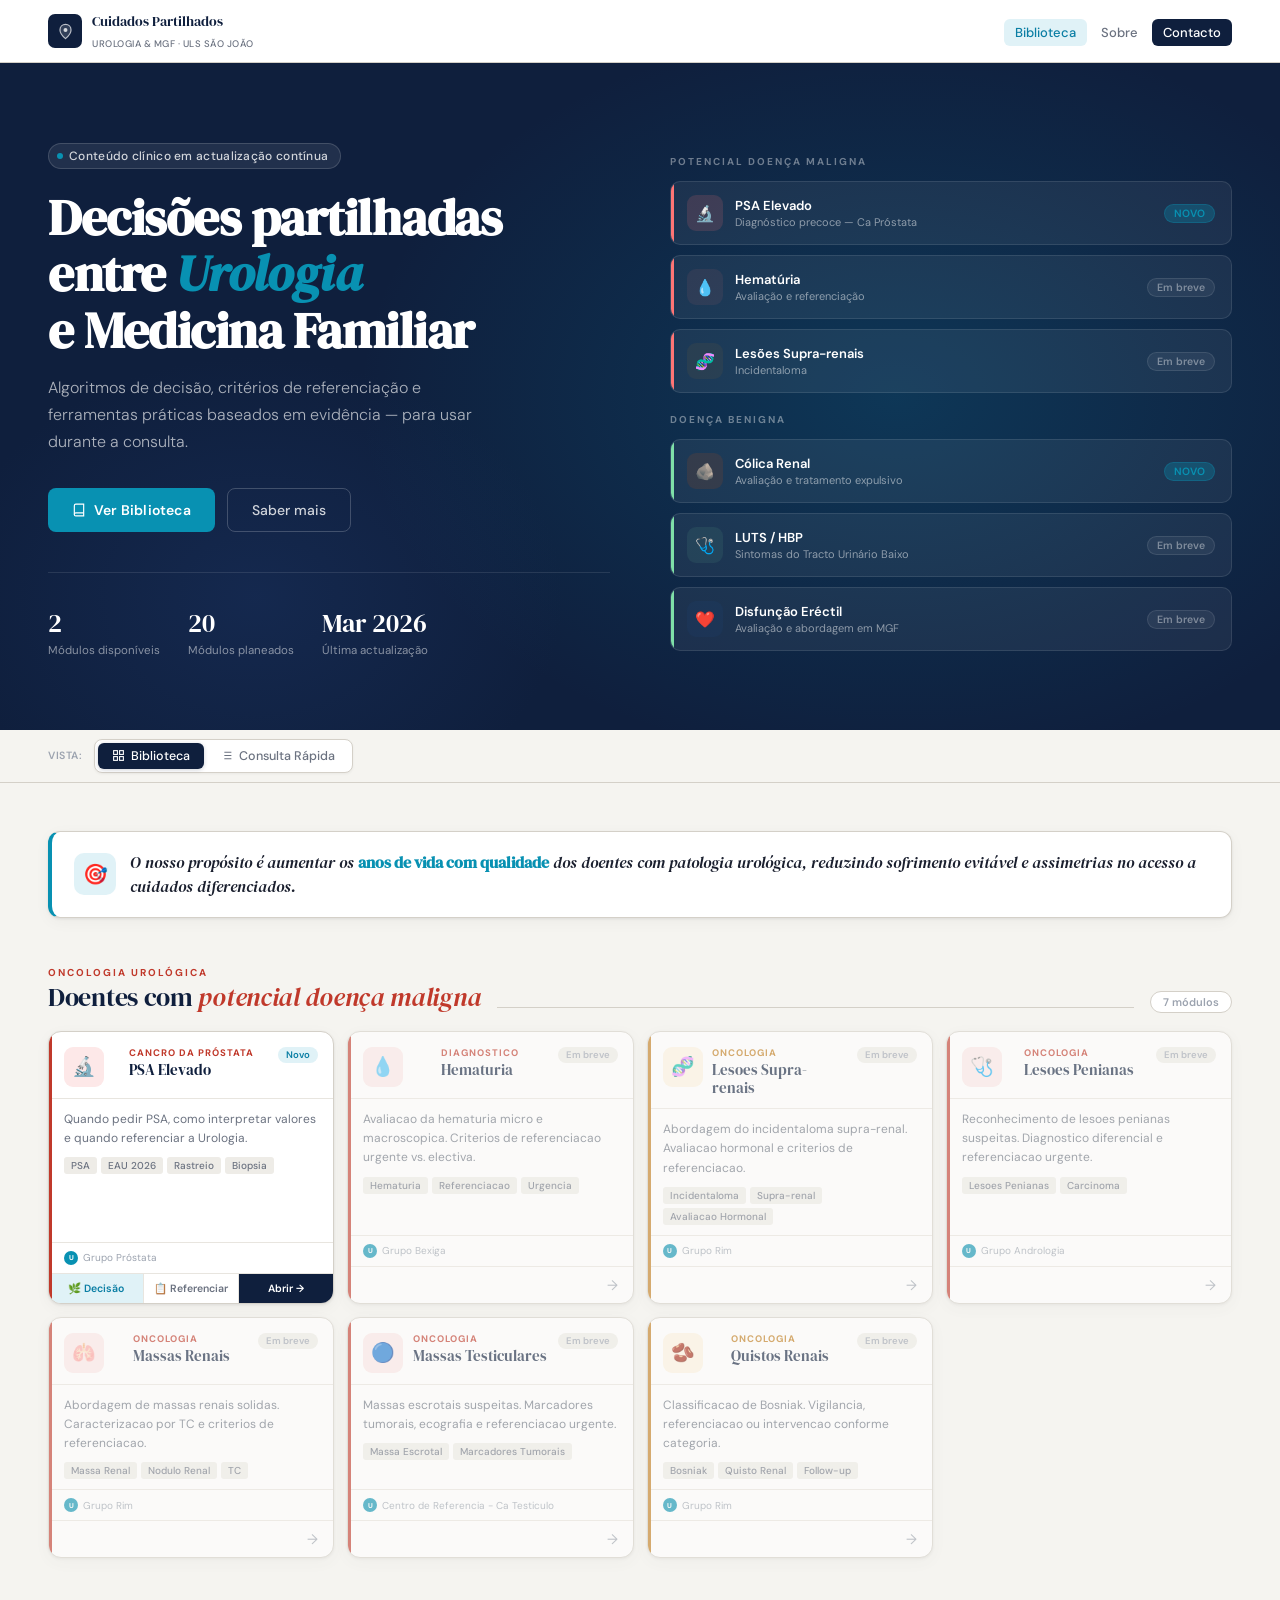
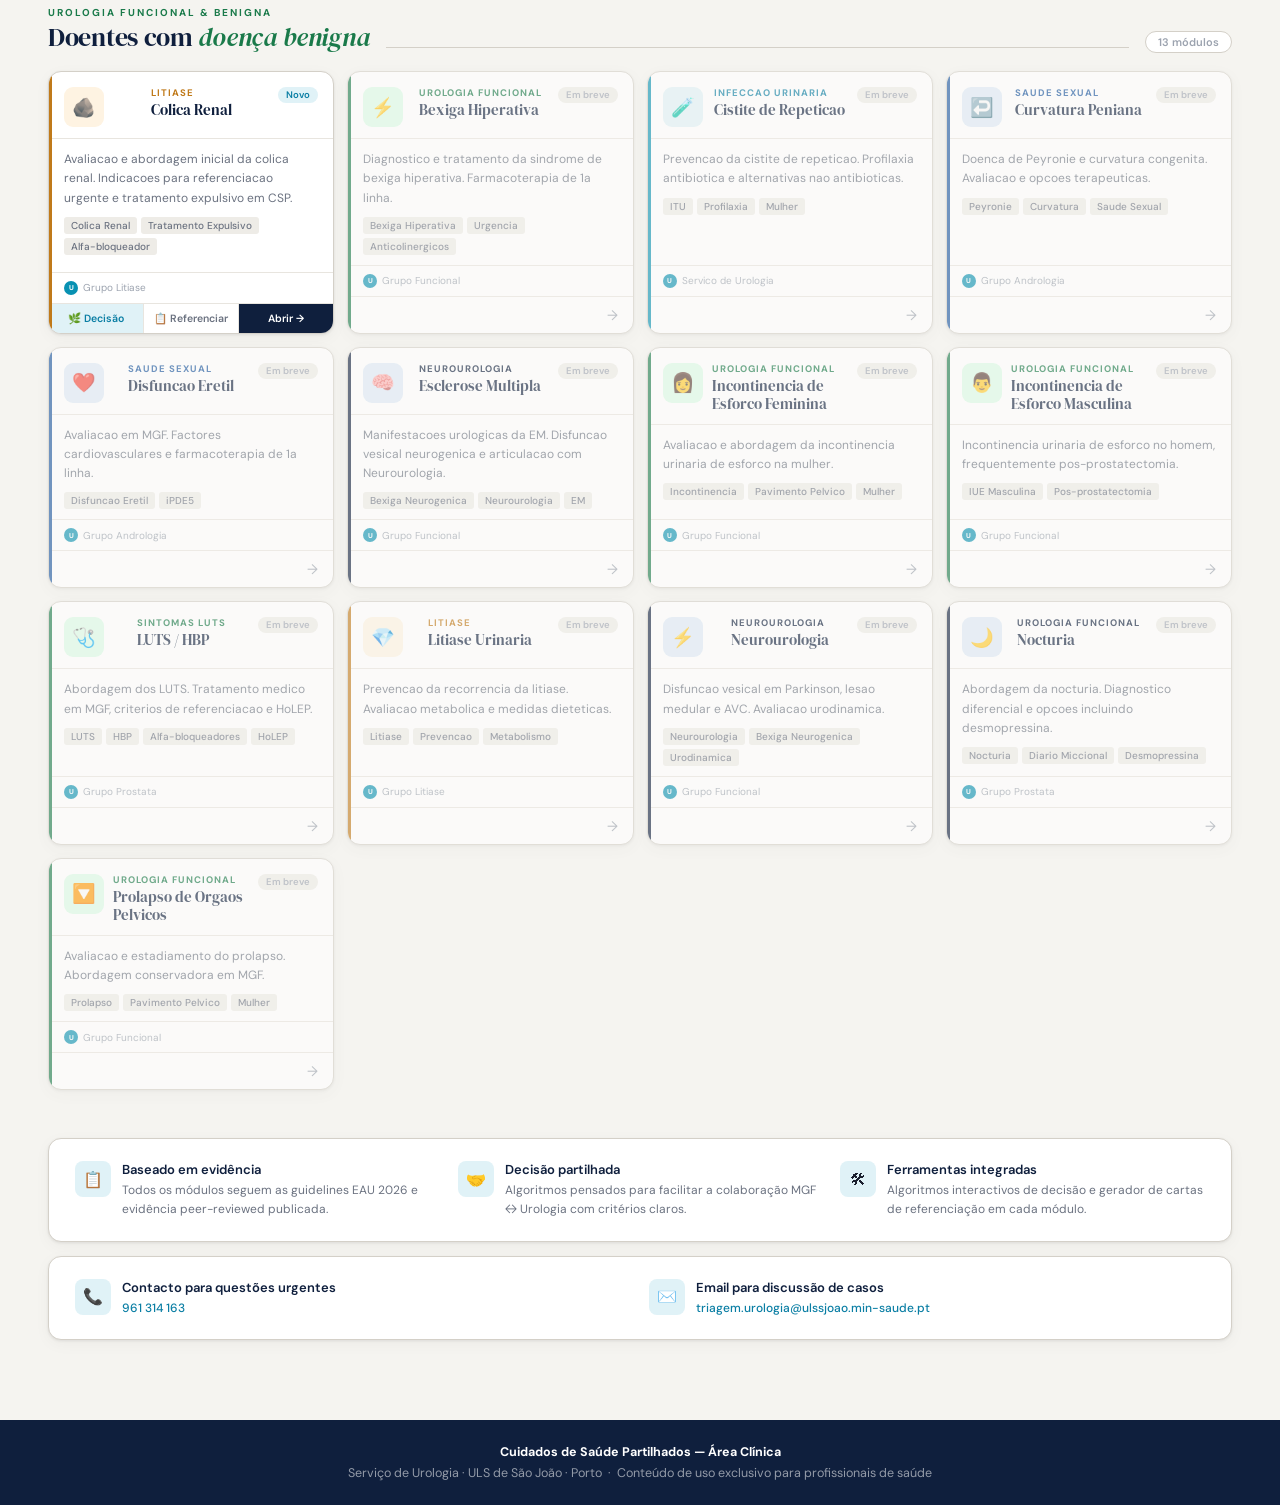
<file: index.html>
<!DOCTYPE html>
<html lang="pt">
<head>
<meta charset="UTF-8">
<meta name="viewport" content="width=device-width, initial-scale=1.0">
<title>Urologia - Cuidados Partilhados · ULS São João</title>
<link href="https://fonts.googleapis.com/css2?family=DM+Serif+Display:ital@0;1&family=DM+Sans:wght@300;400;500;600&display=swap" rel="stylesheet">
<link rel="stylesheet" href="css/styles.css">
</head>
<body>

<!-- ══ HEADER ══════════════════════════════════════════════════════════ -->
<header>
  <div class="hdr">
    <a href="index.html" class="logo">
      <div class="logo-mark">
        <svg viewBox="0 0 24 24" fill="none">
          <path d="M12 3C8 3 5 6 5 10c0 5 7 11 7 11s7-6 7-11c0-4-3-7-7-7z"
                fill="rgba(255,255,255,.15)" stroke="rgba(255,255,255,.7)" stroke-width="1.5"/>
          <circle cx="12" cy="10" r="2.5" fill="rgba(255,255,255,.8)"/>
        </svg>
      </div>
      <div class="logo-text">
        <span class="l1">Cuidados Partilhados</span>
        <p><span class="l2">Urologia &amp; MGF · ULS São João</span></p>
      </div>
    </a>
    <nav>
      <ul>
        <li><a href="#biblioteca" class="active">Biblioteca</a></li>
        <li><a href="#sobre">Sobre</a></li>
        <li><a href="#contacto" class="nav-cta">Contacto</a></li>
      </ul>
    </nav>
  </div>
</header>

<!-- ══ HERO ══════════════════════════════════════════════════════════ -->
<section class="hero">
  <div class="hero-inner">

    <!-- Left column -->
    <div>
      <div class="hero-tag">
        <span class="pulse"></span>Conteúdo clínico em actualização contínua
      </div>
      <h1>Decisões partilhadas<br>entre <em>Urologia</em><br>e Medicina Familiar</h1>
      <p class="hero-sub">
        Algoritmos de decisão, critérios de referenciação e ferramentas práticas
        baseados em evidência — para usar durante a consulta.
      </p>
      <div class="hero-actions" style="margin-bottom:0">
        <a href="#biblioteca" class="btn-p">
          <svg width="14" height="14" fill="none" stroke="currentColor" stroke-width="2" viewBox="0 0 24 24">
            <path d="M4 19.5A2.5 2.5 0 016.5 17H20"/>
            <path d="M6.5 2H20v20H6.5A2.5 2.5 0 014 19.5v-15A2.5 2.5 0 016.5 2z"/>
          </svg>
          Ver Biblioteca
        </a>
        <a href="#sobre" class="btn-outline">Saber mais</a>
      </div>
      <div class="hero-stats">
        <div class="hs"><div class="num">2</div><div class="lbl">Módulos disponíveis</div></div>
        <div class="hs"><div class="num">20</div><div class="lbl">Módulos planeados</div></div>
        <div class="hs"><div class="num">Mar 2026</div><div class="lbl">Última actualização</div></div>
      </div>
    </div>

    <!-- Right column — hero panel -->
    <div class="hero-panel">
      <div class="hp-label">Potencial Doença Maligna</div>

      <a href="./paginas-patologias/PSAelevado.html" class="hpc mal live">
        <div class="hpc-ico" style="background:rgba(255,117,117,.15)">🔬</div>
        <div><div class="hpc-t">PSA Elevado</div><div class="hpc-m">Diagnóstico precoce — Ca Próstata</div></div>
        <span class="hpc-badge new">NOVO</span>
      </a>

      <div class="hpc mal dim">
        <div class="hpc-ico" style="background:rgba(255,117,117,.08)">💧</div>
        <div><div class="hpc-t">Hematúria</div><div class="hpc-m">Avaliação e referenciação</div></div>
        <span class="hpc-badge soon">Em breve</span>
      </div>

      <div class="hpc mal dim">
        <div class="hpc-ico" style="background:rgba(192,122,26,.08)">🧬</div>
        <div><div class="hpc-t">Lesões Supra-renais</div><div class="hpc-m">Incidentaloma</div></div>
        <span class="hpc-badge soon">Em breve</span>
      </div>

      <div class="hp-label" style="margin-top:4px">Doença Benigna</div>

      <a href="colicarenal.html" class="hpc ben live">
        <div class="hpc-ico" style="background:rgba(184,74,16,.15)">🪨</div>
        <div><div class="hpc-t">Cólica Renal</div><div class="hpc-m">Avaliação e tratamento expulsivo</div></div>
        <span class="hpc-badge new">NOVO</span>
      </a>

      <div class="hpc ben dim">
        <div class="hpc-ico" style="background:rgba(127,224,168,.08)">🩺</div>
        <div><div class="hpc-t">LUTS / HBP</div><div class="hpc-m">Sintomas do Tracto Urinário Baixo</div></div>
        <span class="hpc-badge soon">Em breve</span>
      </div>

      <div class="hpc ben dim">
        <div class="hpc-ico" style="background:rgba(26,86,160,.08)">❤️</div>
        <div><div class="hpc-t">Disfunção Eréctil</div><div class="hpc-m">Avaliação e abordagem em MGF</div></div>
        <span class="hpc-badge soon">Em breve</span>
      </div>
    </div>

  </div>
</section>

<!-- ══ VIEW BAR ══════════════════════════════════════════════════════ -->
<div class="viewbar" id="biblioteca">
  <div class="vbar">
    <span class="vb-label">Vista:</span>
    <div class="vb-toggle">
      <button class="vb-btn on" id="vbGrid" onclick="setView('grid')">
        <svg fill="none" stroke="currentColor" stroke-width="2" viewBox="0 0 24 24">
          <rect x="3" y="3" width="7" height="7"/>
          <rect x="14" y="3" width="7" height="7"/>
          <rect x="3" y="14" width="7" height="7"/>
          <rect x="14" y="14" width="7" height="7"/>
        </svg>
        Biblioteca
      </button>
      <button class="vb-btn" id="vbTable" onclick="setView('table')">
        <svg fill="none" stroke="currentColor" stroke-width="2" viewBox="0 0 24 24">
          <path d="M8 6h13M8 12h13M8 18h13M3 6h.01M3 12h.01M3 18h.01"/>
        </svg>
        Consulta Rápida
      </button>
    </div>
  </div>
</div>

<!-- ══ MAIN CONTENT ══════════════════════════════════════════════════ -->
<div class="main">

  <!-- Purpose banner -->
  <div class="purpose-banner">
    <div class="pb-icon">🎯</div>
    <p>O nosso propósito é aumentar os <strong>anos de vida com qualidade</strong> dos doentes
       com patologia urológica, reduzindo sofrimento evitável e assimetrias no acesso
       a cuidados diferenciados.</p>
  </div>

  <!-- ── GRID VIEW ── -->
  <div id="view-grid">

    <div class="sh">
      <div>
        <div class="sh-eyebrow" style="color:var(--red)">Oncologia Urológica</div>
        <div class="sh-title">Doentes com <em style="color:var(--red)">potencial doença maligna</em></div>
      </div>
      <div class="sh-line"></div>
      <div class="sh-count">7 módulos</div>
    </div>
    <div class="cards" id="gridMal"></div>

    <div class="sh">
      <div>
        <div class="sh-eyebrow" style="color:var(--green)">Urologia Funcional &amp; Benigna</div>
        <div class="sh-title">Doentes com <em style="color:var(--green)">doença benigna</em></div>
      </div>
      <div class="sh-line"></div>
      <div class="sh-count">13 módulos</div>
    </div>
    <div class="cards" id="gridBen"></div>

  </div>

  <!-- ── TABLE VIEW ── -->
  <div id="view-table">
    <div class="sh" style="margin-top:0">
      <div>
        <div class="sh-eyebrow" style="color:var(--teal)">Consulta Rápida</div>
        <div class="sh-title">Todos os módulos — visão de consulta</div>
      </div>
      <div class="sh-line"></div>
      <div class="sh-count" id="tblCount">20 módulos</div>
    </div>
    <table class="qtable">
      <thead>
        <tr>
          <th>Módulo</th>
          <th>Sexo</th>
          <th>Referenciação</th>
          <th>Critério</th>
          <th>Estado</th>
          <th>Acção</th>
        </tr>
      </thead>
      <tbody id="tblBody"></tbody>
    </table>
  </div>

  <!-- ── ABOUT STRIP ── -->
  <div class="info-strip" id="sobre">
    <div class="si">
      <div class="si-ico">📋</div>
      <div>
        <h4>Baseado em evidência</h4>
        <p>Todos os módulos seguem as guidelines EAU 2026 e evidência peer-reviewed publicada.</p>
      </div>
    </div>
    <div class="si">
      <div class="si-ico">🤝</div>
      <div>
        <h4>Decisão partilhada</h4>
        <p>Algoritmos pensados para facilitar a colaboração MGF ↔ Urologia com critérios claros.</p>
      </div>
    </div>
    <div class="si">
      <div class="si-ico">🛠</div>
      <div>
        <h4>Ferramentas integradas</h4>
        <p>Algoritmos interactivos de decisão e gerador de cartas de referenciação em cada módulo.</p>
      </div>
    </div>
  </div>

  <!-- ── CONTACT STRIP ── -->
  <div class="contact-strip" id="contacto">
    <div class="ci">
      <div class="si-ico">📞</div>
      <div>
        <h4>Contacto para questões urgentes</h4>
        <p><a href="tel:+351961314163">961 314 163</a></p>
      </div>
    </div>
    <div class="ci">
      <div class="si-ico">✉️</div>
      <div>
        <h4>Email para discussão de casos</h4>
        <p><a href="mailto:triagem.urologia@ulssjoao.min-saude.pt">triagem.urologia@ulssjoao.min-saude.pt</a></p>
      </div>
    </div>
  </div>

</div><!-- /main -->

<!-- ══ FOOTER ════════════════════════════════════════════════════════ -->
<footer>
  <p><strong>Cuidados de Saúde Partilhados — Área Clínica</strong></p>
  <p style="margin-top:5px">
    Serviço de Urologia · ULS de São João · Porto
    &nbsp;·&nbsp;
    Conteúdo de uso exclusivo para profissionais de saúde
  </p>
</footer>

<!-- ══ REFERRAL MODAL ═════════════════════════════════════════════════ -->
<div class="overlay" id="overlay" onclick="if(event.target===this)closeModal()">
  <div class="modal">
    <div class="modal-h">
      <div class="mh-info">
        <span class="mh-ico" id="mhIco">📋</span>
        <div>
          <div class="mh-ey">Gerador de Referenciação</div>
          <div class="mh-title" id="mhTitle">—</div>
        </div>
      </div>
      <button class="modal-x" onclick="closeModal()">✕</button>
    </div>
    <div class="modal-b">
      <div class="sec-lbl">Dados Clínicos</div>
      <div class="fgrid" id="fgrid"></div>
      <button class="gen-btn" onclick="genReferral()">
        <svg width="14" height="14" fill="none" stroke="currentColor" stroke-width="2" viewBox="0 0 24 24">
          <path d="M14 2H6a2 2 0 00-2 2v16a2 2 0 002 2h12a2 2 0 002-2V8z"/>
          <polyline points="14,2 14,8 20,8"/>
        </svg>
        Gerar Carta de Referenciação
      </button>
      <div class="out-wrap" id="outWrap">
        <div class="out-lbl" style="margin-top:14px">Carta gerada — copie para o sistema clínico</div>
        <div class="out-txt" id="outTxt"></div>
        <button class="copy-btn" id="copyBtn" onclick="copyRef()">📋 Copiar para clipboard</button>
      </div>
    </div>
    <div class="modal-ft">
      ⚠️ Sugestão de referenciação gerada automaticamente.
      Reveja e adapte conforme o contexto clínico antes de enviar.
    </div>
  </div>
</div>

<!-- ══ SCRIPTS ════════════════════════════════════════════════════════ -->
<script src="js/data.js"></script>
<script src="js/app.js"></script>

</body>
</html>
</file>
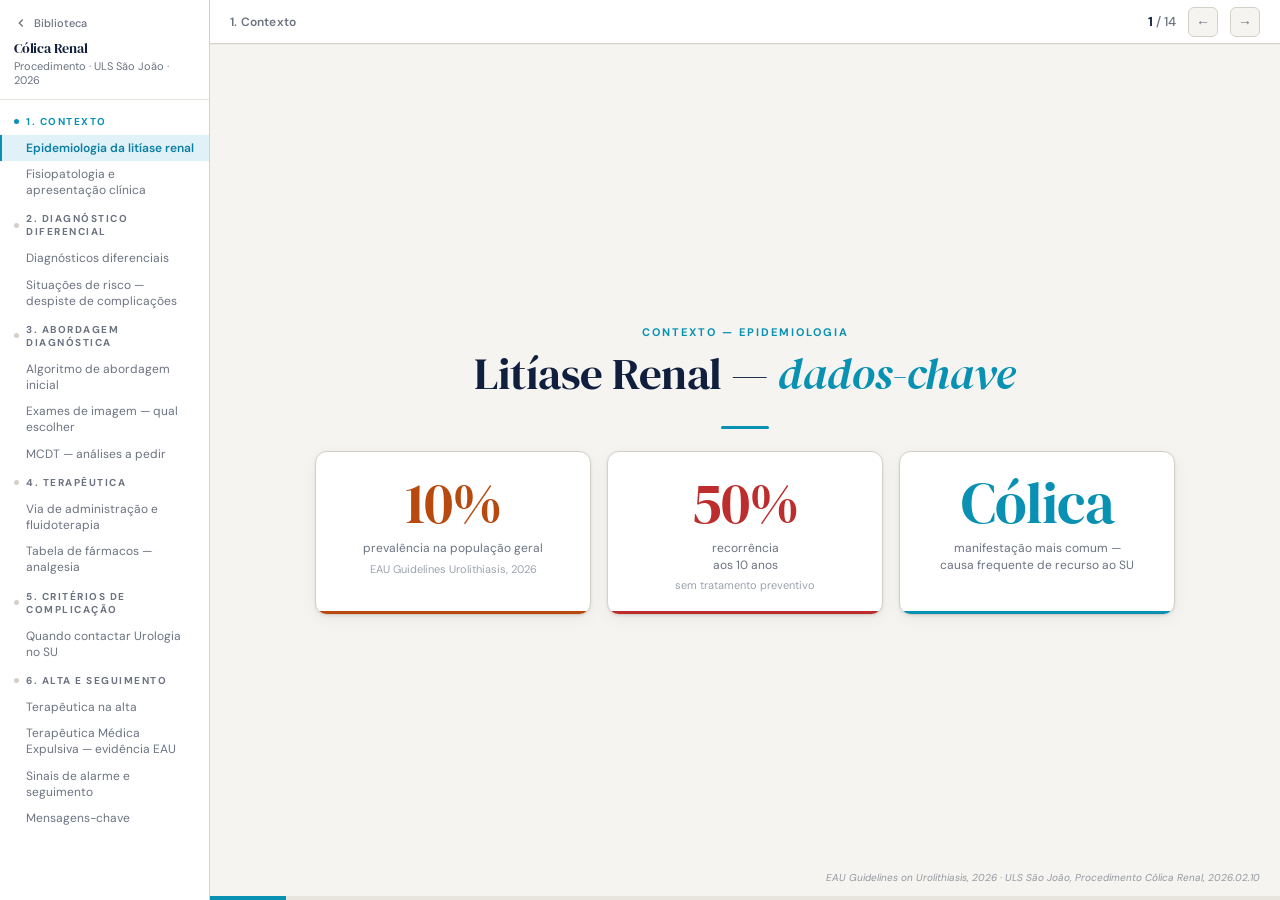
<file: colica_renal.html>
<!DOCTYPE html>
<html lang="pt">
<head>
<meta charset="UTF-8">
<meta name="viewport" content="width=device-width, initial-scale=1.0">
<title>Cólica Renal · Grupo Próstata · ULS São João</title>
<link href="https://fonts.googleapis.com/css2?family=DM+Serif+Display:ital@0;1&family=DM+Sans:wght@300;400;500;600;700&display=swap" rel="stylesheet">
<style>
:root {
  --bg:      #f5f4f0;
  --bg2:     #eeece7;
  --white:   #ffffff;
  --navy:    #0f1f3d;
  --navy2:   #1a3260;
  --teal:    #0a7ea4;
  --teal2:   #0891b2;
  --teal-lt: #e0f2f7;
  --gold:    #b86a10;
  --gold-lt: #fef3e2;
  --red:     #be2d2d;
  --red-lt:  #fee2e2;
  --green:   #166534;
  --green-lt:#dcfce7;
  --blue:    #1a56a0;
  --blue-lt: #deeaf8;
  --orange:  #b84a10;
  --orange-lt:#fdeede;
  --text:    #0f1f3d;
  --text2:   #374151;
  --muted:   #6b7280;
  --border:  #d4d0c8;
  --border2: #e8e5df;
  --sidebar: 210px;
  --topbar:  44px;
  --shadow:  0 1px 3px rgba(0,0,0,0.08), 0 4px 16px rgba(0,0,0,0.05);
  --shadow-md:0 4px 12px rgba(0,0,0,0.10), 0 8px 28px rgba(0,0,0,0.07);
}
*,*::before,*::after { margin:0; padding:0; box-sizing:border-box; }
body { font-family:'DM Sans',sans-serif; background:var(--bg); color:var(--text); overflow:hidden; height:100vh; width:100vw; }

/* ── SIDEBAR ── */
#sidebar { position:fixed; left:0; top:0; bottom:0; width:var(--sidebar); background:var(--white); border-right:1px solid var(--border); overflow-y:auto; z-index:200; display:flex; flex-direction:column; }
#sidebar::-webkit-scrollbar { width:3px; }
#sidebar::-webkit-scrollbar-track { background:transparent; }
#sidebar::-webkit-scrollbar-thumb { background:var(--border); border-radius:2px; }
.sb-head { padding:16px 14px 12px; border-bottom:1px solid var(--border2); flex-shrink:0; }
.sb-back { display:flex; align-items:center; gap:6px; text-decoration:none; color:var(--muted); font-size:11px; font-weight:500; margin-bottom:10px; transition:color .15s; }
.sb-back:hover { color:var(--teal); }
.sb-back svg { width:14px; height:14px; flex-shrink:0; }
.sb-title { font-family:'DM Serif Display',serif; font-size:14px; color:var(--navy); line-height:1.2; letter-spacing:-.2px; }
.sb-sub { font-size:11px; color:var(--muted); margin-top:2px; }
#chapter-nav { flex:1; padding:8px 0 20px; }
.chapter-group { margin-bottom:2px; }
.chapter-header { padding:7px 14px; font-size:10px; font-weight:700; letter-spacing:1.5px; text-transform:uppercase; color:var(--muted); cursor:pointer; display:flex; align-items:center; gap:7px; transition:color .15s; user-select:none; }
.chapter-header:hover { color:var(--teal); }
.chapter-header.active { color:var(--teal2); }
.ch-dot { width:5px; height:5px; border-radius:50%; background:var(--border); flex-shrink:0; transition:background .2s; }
.chapter-header.active .ch-dot { background:var(--teal2); }
.slide-btn { display:block; width:100%; padding:5px 14px 5px 26px; font-size:12px; color:var(--muted); background:none; border:none; cursor:pointer; text-align:left; transition:all .12s; line-height:1.35; font-family:'DM Sans',sans-serif; }
.slide-btn:hover { color:var(--text2); background:var(--bg); }
.slide-btn.active { color:var(--teal); background:var(--teal-lt); border-left:2px solid var(--teal2); padding-left:24px; font-weight:600; }

/* ── TOPBAR ── */
#topbar { position:fixed; top:0; left:var(--sidebar); right:0; height:var(--topbar); background:var(--white); border-bottom:1px solid var(--border); display:flex; align-items:center; justify-content:space-between; padding:0 20px; z-index:150; box-shadow:0 1px 0 rgba(0,0,0,.04); }
#topbar-chapter { font-size:12px; font-weight:600; color:var(--muted); letter-spacing:.2px; }
.tb-right { display:flex; align-items:center; gap:12px; }
#counter { font-size:13px; color:var(--muted); font-weight:500; font-variant-numeric:tabular-nums; }
#counter b { color:var(--navy); }
.nav-btn { width:30px; height:30px; background:var(--bg); border:1px solid var(--border); border-radius:6px; color:var(--muted); font-size:14px; cursor:pointer; display:flex; align-items:center; justify-content:center; transition:all .12s; }
.nav-btn:hover { background:var(--navy); color:white; border-color:var(--navy); }

/* ── MAIN ── */
#main { position:fixed; left:var(--sidebar); top:var(--topbar); right:0; bottom:4px; overflow:hidden; background:var(--bg); }

/* ── SLIDES ── */
.slide { position:absolute; inset:0; display:flex; flex-direction:column; justify-content:center; align-items:center; padding:40px 56px; opacity:0; pointer-events:none; transition:opacity .35s ease,transform .35s ease; transform:translateX(24px); }
.slide.active { opacity:1; pointer-events:all; transform:translateX(0); }
.slide.exit { opacity:0; transform:translateX(-24px); }

/* ── TYPOGRAPHY ── */
.eyebrow { font-size:11px; font-weight:700; letter-spacing:2px; text-transform:uppercase; color:var(--teal2); margin-bottom:10px; text-align:center; }
.eyebrow.orange { color:var(--orange); }
.slide-title { font-family:'DM Serif Display',serif; font-size:clamp(26px,3.5vw,46px); color:var(--navy); text-align:center; line-height:1.1; letter-spacing:-.5px; margin-bottom:28px; }
.slide-title em { color:var(--teal2); font-style:italic; }
.slide-title.red em { color:var(--red); }
.slide-title.orange em { color:var(--orange); }
.divider { width:48px; height:3px; background:var(--teal2); border-radius:2px; margin:0 auto 22px; }
.divider.red { background:var(--red); }
.divider.orange { background:var(--orange); }

/* stat */
.stat-giant { font-family:'DM Serif Display',serif; font-size:clamp(80px,13vw,160px); line-height:.9; color:var(--navy); letter-spacing:-3px; text-align:center; }
.stat-giant.teal { color:var(--teal2); }
.stat-giant.orange { color:var(--orange); }
.stat-giant.red { color:var(--red); }
.stat-label { font-size:clamp(14px,1.6vw,20px); color:var(--muted); font-weight:300; text-align:center; margin-top:12px; max-width:540px; line-height:1.5; }
.stat-label strong { color:var(--text2); font-weight:600; }
.dual-stat { display:flex; gap:60px; align-items:center; justify-content:center; }
.dual-divider { width:1px; height:120px; background:var(--border); }

/* cards row */
.cards-row { display:flex; gap:16px; width:100%; max-width:860px; justify-content:center; }
.card { background:var(--white); border:1px solid var(--border); border-radius:12px; padding:22px 18px; flex:1; text-align:center; box-shadow:var(--shadow); position:relative; overflow:hidden; }
.card::after { content:''; position:absolute; bottom:0; left:0; right:0; height:3px; }
.card.teal::after  { background:var(--teal2); }
.card.gold::after  { background:var(--gold);  }
.card.red::after   { background:var(--red);   }
.card.green::after { background:var(--green); }
.card.orange::after{ background:var(--orange);}
.card.blue::after  { background:var(--blue);  }
.card.muted::after { background:var(--border); }
.card-num { font-family:'DM Serif Display',serif; font-size:clamp(34px,5vw,58px); line-height:1; color:var(--navy); letter-spacing:-1px; }
.card.teal .card-num  { color:var(--teal2); }
.card.gold .card-num  { color:var(--gold);  }
.card.red .card-num   { color:var(--red);   }
.card.green .card-num { color:var(--green); }
.card.orange .card-num{ color:var(--orange);}
.card-label { font-size:12px; color:var(--muted); margin-top:8px; line-height:1.4; }
.card-desc  { font-size:11px; color:#9ca3af; margin-top:5px; }

/* list */
.slide-list { list-style:none; width:100%; max-width:700px; }
.slide-list li { display:flex; align-items:flex-start; gap:12px; padding:11px 0; border-bottom:1px solid var(--border2); font-size:clamp(13.5px,1.55vw,17px); color:var(--text2); line-height:1.45; }
.slide-list li:last-child { border-bottom:none; }
.li-icon { width:7px; height:7px; border-radius:50%; flex-shrink:0; margin-top:7px; }
.li-teal   { background:var(--teal2);  }
.li-gold   { background:var(--gold);   }
.li-red    { background:var(--red);    }
.li-green  { background:var(--green);  }
.li-navy   { background:var(--navy);   }
.li-orange { background:var(--orange); }

/* highlight box */
.hl-box { background:var(--white); border:1px solid var(--border); border-left:4px solid var(--teal2); border-radius:10px; padding:22px 26px; max-width:680px; box-shadow:var(--shadow); }
.hl-box p { font-size:clamp(14px,1.6vw,18px); color:var(--text2); line-height:1.6; font-weight:300; }
.hl-box p strong { color:var(--navy); font-weight:600; }
.hl-box.gold   { border-left-color:var(--gold);   }
.hl-box.red    { border-left-color:var(--red);    }
.hl-box.orange { border-left-color:var(--orange); }
.hl-box.green  { border-left-color:var(--green);  }
.hl-box .source { margin-top:10px; font-size:11px; color:var(--muted); font-style:italic; }

/* flow */
.flow-box { background:var(--white); border:1.5px solid var(--border); border-radius:8px; padding:11px 16px; font-size:13.5px; font-weight:500; color:var(--text2); box-shadow:0 1px 3px rgba(0,0,0,.05); }
.flow-box.teal   { border-color:var(--teal2);  background:var(--teal-lt);  color:var(--teal);   }
.flow-box.gold   { border-color:var(--gold);   background:var(--gold-lt);  color:var(--gold);   }
.flow-box.red    { border-color:var(--red);    background:var(--red-lt);   color:var(--red);    }
.flow-box.green  { border-color:var(--green);  background:var(--green-lt); color:var(--green);  }
.flow-box.orange { border-color:var(--orange); background:var(--orange-lt);color:var(--orange); }
.flow-box.blue   { border-color:var(--blue);   background:var(--blue-lt);  color:var(--blue);   }
.flow-arrow { font-size:18px; color:var(--border); flex-shrink:0; }
.flow-result { font-size:12.5px; color:var(--muted); padding:10px 14px; background:var(--bg); border-radius:6px; border:1px solid var(--border2); flex:1; }
.flow-result strong { color:var(--navy); }
.flow-row { display:flex; align-items:center; gap:10px; margin-bottom:10px; }

/* drug table */
.drug-table { width:100%; max-width:820px; border-collapse:separate; border-spacing:0; font-size:12px; border:1px solid var(--border); border-radius:10px; overflow:hidden; box-shadow:var(--shadow); }
.drug-table th { padding:9px 14px; font-size:10.5px; font-weight:700; letter-spacing:.8px; text-transform:uppercase; text-align:left; }
.drug-table th.th-class { background:var(--bg2); color:var(--muted); width:22%; }
.drug-table th.th-drug  { background:var(--navy); color:white; width:28%; }
.drug-table th.th-dose  { background:var(--navy); color:white; width:50%; }
.drug-table td { padding:9px 14px; border-bottom:1px solid var(--border2); color:var(--text2); vertical-align:middle; line-height:1.4; background:var(--white); }
.drug-table tr:last-child td { border-bottom:none; }
.drug-table .td-class { background:var(--bg2) !important; color:var(--muted); font-size:11px; font-weight:600; text-transform:uppercase; letter-spacing:.5px; border-right:1px solid var(--border2); }
.drug-table .td-main { font-weight:700; color:var(--navy); }
.drug-table .td-alt { color:var(--muted); font-style:italic; }
.drug-table .drug-highlight { font-weight:700; color:var(--orange); }

/* criteria box */
.crit-box { background:var(--white); border:1.5px solid; border-radius:10px; padding:16px 20px; box-shadow:var(--shadow); }
.crit-box.red    { border-color:rgba(190,45,45,.3); }
.crit-box.orange { border-color:rgba(184,74,16,.3); }
.crit-box.green  { border-color:rgba(22,101,52,.3); }
.crit-title { font-size:11px; font-weight:700; letter-spacing:1.2px; text-transform:uppercase; margin-bottom:10px; }
.crit-title.red    { color:var(--red);    }
.crit-title.orange { color:var(--orange); }
.crit-title.green  { color:var(--green);  }
.crit-item { display:flex; align-items:flex-start; gap:8px; font-size:12.5px; color:var(--text2); line-height:1.4; margin-bottom:6px; }
.crit-item:last-child { margin-bottom:0; }
.crit-dot { width:6px; height:6px; border-radius:50%; flex-shrink:0; margin-top:5px; }

/* imaging comparison */
.img-grid { display:grid; grid-template-columns:repeat(3,1fr); gap:14px; width:100%; max-width:820px; }
.img-card { background:var(--white); border:1px solid var(--border); border-radius:10px; padding:18px 16px; box-shadow:var(--shadow); position:relative; }
.img-card-badge { font-size:10px; font-weight:700; letter-spacing:.5px; text-transform:uppercase; padding:2px 8px; border-radius:20px; display:inline-block; margin-bottom:10px; }
.img-card h4 { font-family:'DM Serif Display',serif; font-size:15px; color:var(--navy); margin-bottom:8px; }
.img-card p { font-size:12px; color:var(--muted); line-height:1.5; }

/* ref tag */
.ref-tag { position:absolute; bottom:12px; right:20px; font-size:10px; color:var(--muted); opacity:.7; font-style:italic; }

/* two-col */
.two-col { display:grid; grid-template-columns:1fr 1fr; gap:20px; width:100%; max-width:820px; align-items:start; }

/* animations */
.slide.active .slide-list li,
.slide.active .cards-row .card,
.slide.active .flow-row,
.slide.active .crit-box,
.slide.active .img-card { animation:fadeUp .4s both; }
.slide.active .slide-list li:nth-child(1),.slide.active .cards-row .card:nth-child(1),.slide.active .flow-row:nth-child(1),.slide.active .crit-box:nth-child(1),.slide.active .img-card:nth-child(1){ animation-delay:.05s; }
.slide.active .slide-list li:nth-child(2),.slide.active .cards-row .card:nth-child(2),.slide.active .flow-row:nth-child(2),.slide.active .crit-box:nth-child(2),.slide.active .img-card:nth-child(2){ animation-delay:.11s; }
.slide.active .slide-list li:nth-child(3),.slide.active .cards-row .card:nth-child(3),.slide.active .flow-row:nth-child(3),.slide.active .crit-box:nth-child(3),.slide.active .img-card:nth-child(3){ animation-delay:.17s; }
.slide.active .slide-list li:nth-child(4),.slide.active .cards-row .card:nth-child(4),.slide.active .flow-row:nth-child(4){ animation-delay:.23s; }
.slide.active .slide-list li:nth-child(5),.slide.active .flow-row:nth-child(5){ animation-delay:.29s; }
.slide.active .slide-list li:nth-child(6){ animation-delay:.35s; }
.slide.active .stat-giant { animation:popIn .5s cubic-bezier(.22,1,.36,1) .08s both; }
@keyframes fadeUp { from{opacity:0;transform:translateY(14px)} to{opacity:1;transform:translateY(0)} }
@keyframes popIn  { from{opacity:0;transform:scale(.88)} to{opacity:1;transform:scale(1)} }

/* progress */
#progress { position:fixed; bottom:0; left:var(--sidebar); right:0; height:4px; background:var(--border2); z-index:200; }
#progress-fill { height:100%; background:var(--teal2); transition:width .3s ease; }
</style>
</head>
<body>

<nav id="sidebar">
  <div class="sb-head">
    <a href="index.html" class="sb-back">
      <svg fill="none" stroke="currentColor" stroke-width="2.2" viewBox="0 0 24 24"><polyline points="15 18 9 12 15 6"/></svg>
      Biblioteca
    </a>
    <div class="sb-title">Cólica Renal</div>
    <div class="sb-sub">Procedimento · ULS São João · 2026</div>
  </div>
  <div id="chapter-nav"></div>
</nav>

<div id="topbar">
  <div id="topbar-chapter">–</div>
  <div class="tb-right">
    <div id="counter"><b id="cur">1</b> / <span id="tot">–</span></div>
    <button class="nav-btn" id="btn-prev">&#8592;</button>
    <button class="nav-btn" id="btn-next">&#8594;</button>
  </div>
</div>

<main id="main"></main>
<div id="progress"><div id="progress-fill"></div></div>

<script>
const chapters = [

  /* ══════════════════════════════════════════════════════
     1. CONTEXTO
  ══════════════════════════════════════════════════════ */
  { id:'contexto', name:'1. Contexto', slides:[

    { lbl:'Epidemiologia da litíase renal',
      render:()=>`
      <div class="eyebrow">Contexto — Epidemiologia</div>
      <div class="slide-title">Litíase Renal — <em>dados-chave</em></div>
      <div class="divider"></div>
      <div class="cards-row">
        <div class="card orange">
          <div class="card-num">10%</div>
          <div class="card-label">prevalência na população geral</div>
          <div class="card-desc">EAU Guidelines Urolithiasis, 2026</div>
        </div>
        <div class="card red">
          <div class="card-num">50%</div>
          <div class="card-label">recorrência<br>aos 10 anos</div>
          <div class="card-desc">sem tratamento preventivo</div>
        </div>
        <div class="card teal">
          <div class="card-num">Cólica</div>
          <div class="card-label">manifestação mais comum — <br>causa frequente de recurso ao SU</div>
        </div>
      </div>
      <div class="ref-tag">EAU Guidelines on Urolithiasis, 2026 · ULS São João, Procedimento Cólica Renal, 2026.02.10</div>`
    },

    { lbl:'Fisiopatologia e apresentação clínica',
      render:()=>`
      <div class="eyebrow">Apresentação Clínica</div>
      <div class="slide-title">O que acontece <em>na cólica renal</em>?</div>
      <div class="divider"></div>
      <div class="hl-box orange" style="max-width:700px;margin-bottom:20px">
        <p>O cálculo passa do rim para o ureter → contração peristáltica → encravamento → <strong>obstrução ureteral</strong> → ureterohidronefrose → <strong>dor em cólica</strong>.</p>
      </div>
      <ul class="slide-list" style="max-width:680px">
        <li><div class="li-icon li-orange"></div><span><strong>Dor:</strong> flanco/lombar, irradiação inguinal e genitais — intensidade variável, frequentemente excruciante, sem posição antálgica</span></li>
        <li><div class="li-icon li-teal"></div><span><strong>Sintomas neurovegetativo:</strong> palidez, diaforese, náuseas, vómitos</span></li>
        <li><div class="li-icon li-gold"></div><span><strong>LUTS associados:</strong> urgência e disúria (cálculo no ureter distal) — não implica infecção</span></li>
        <li><div class="li-icon li-red"></div><span><strong>Hematúria</strong> (macro ou micro) — presente na maioria, mas a <em>ausência não exclui</em> o diagnóstico</span></li>
      </ul>
      <div class="ref-tag">ULS São João · Procedimento Cólica Renal, 2026.02.10</div>`
    },

  ]},

  /* ══════════════════════════════════════════════════════
     2. DIAGNÓSTICO DIFERENCIAL
  ══════════════════════════════════════════════════════ */
  { id:'ddx', name:'2. Diagnóstico Diferencial', slides:[

    { lbl:'Diagnósticos diferenciais',
      render:()=>`
      <div class="eyebrow">Quadro 2 — Diagnóstico Diferencial</div>
      <div class="slide-title">Diagnósticos <em>Diferenciais</em> a Excluir</div>
      <div class="divider red"></div>
      <div class="two-col" style="max-width:760px">
        <ul class="slide-list">
          <li><div class="li-icon li-red"></div><span>Dissecção da aorta</span></li>
          <li><div class="li-icon li-red"></div><span>Pancreatite aguda</span></li>
          <li><div class="li-icon li-red"></div><span>Doença Inflamatória Intestinal</span></li>
          <li><div class="li-icon li-red"></div><span>Processos infecciosos intra-abdominais</span></li>
          <li><div class="li-icon li-gold"></div><span>Patologia péptica</span></li>
        </ul>
        <ul class="slide-list">
          <li><div class="li-icon li-gold"></div><span>Trombose da veia renal</span></li>
          <li><div class="li-icon li-gold"></div><span>Infecção urinária / Pielonefrite</span></li>
          <li><div class="li-icon li-teal"></div><span>Trabalho de parto ou abortamento</span></li>
          <li><div class="li-icon li-teal"></div><span>Patologia osteoarticular</span></li>
        </ul>
      </div>
      <div style="margin-top:16px;background:var(--red-lt);border:1px solid rgba(190,45,45,.2);border-radius:8px;padding:12px 18px;max-width:720px;font-size:13px;color:var(--red)">
        ⚠️ A <strong>febre</strong> deve levantar suspeita de <strong>pielonefrite</strong> — pode apresentar-se com dor semelhante à cólica renal
      </div>
      <div class="ref-tag">ULS São João · Procedimento Cólica Renal, 2026.02.10</div>`
    },

    { lbl:'Situações de risco — despiste de complicações',
      render:()=>`
      <div class="eyebrow">Quadro 3 — Complicações</div>
      <div class="slide-title">Situações que exigem <em>despiste de complicações</em></div>
      <div class="divider red"></div>
      <div class="cards-row" style="max-width:780px">
        <div class="card red">
          <div style="font-size:20px;margin-bottom:8px">🚨</div>
          <div style="font-size:12px;font-weight:700;color:var(--red);margin-bottom:8px">ALTO RISCO</div>
          <div class="card-label" style="text-align:left;line-height:1.7">
            Transplante renal<br>
            Rim único<br>
            Imunossupressão<br>
            Anúria / Oligúria
          </div>
        </div>
        <div class="card gold">
          <div style="font-size:20px;margin-bottom:8px">⚠️</div>
          <div style="font-size:12px;font-weight:700;color:var(--gold);margin-bottom:8px">ATENÇÃO</div>
          <div class="card-label" style="text-align:left;line-height:1.7">
            Suspeita de ITU / Pielonefrite<br>
            (febre + queixas urinárias)<br>
            Dor refratária a analgesia<br>
            Dor recorrente
          </div>
        </div>
      </div>
      <div class="ref-tag">ULS São João · Procedimento Cólica Renal, 2026.02.10</div>`
    },

  ]},

  /* ══════════════════════════════════════════════════════
     3. ABORDAGEM DIAGNÓSTICA
  ══════════════════════════════════════════════════════ */
  { id:'diagnostico', name:'3. Abordagem Diagnóstica', slides:[

    { lbl:'Algoritmo de abordagem inicial',
      render:()=>`
      <div class="eyebrow">Algoritmo de Abordagem</div>
      <div class="slide-title">Abordagem <em>Inicial</em> na Urgência</div>
      <div class="divider"></div>
      <div style="width:100%;max-width:720px">
        <div style="background:var(--bg2);border:1px solid var(--border);border-radius:10px;padding:14px 20px;text-align:center;font-size:14px;font-weight:600;color:var(--text2);margin-bottom:16px">
          Dúvida diagnóstica <span style="color:var(--muted);font-weight:400">ou</span> Suspeita de complicação?
        </div>
        <div style="display:grid;grid-template-columns:1fr 1fr;gap:16px">
          <div>
            <div style="text-align:center;font-size:13px;font-weight:700;color:var(--green);margin-bottom:10px">✓ NÃO → Analgesia imediata</div>
            <div class="flow-box green" style="font-size:13px;line-height:1.6">
              1ª linha: <strong>Cetorolac 30 mg ev</strong><br>
              2ª linha: Morfina / Paracetamol ev<br>
              Anti-emético se náusea/vómitos
            </div>
          </div>
          <div>
            <div style="text-align:center;font-size:13px;font-weight:700;color:var(--orange);margin-bottom:10px">⚠️ SIM → MCDT primeiro</div>
            <div class="flow-box orange" style="font-size:13px;line-height:1.6">
              Hemograma · Creatinina<br>
              Ionograma · PCR · Combur®<br>
              <strong>Ecografia renovesical</strong>
            </div>
          </div>
        </div>
        <div style="margin-top:14px;text-align:center;font-size:12.5px;color:var(--muted)">
          Após analgesia → avaliar resposta → se <strong style="color:var(--red)">má resposta ou critérios de complicação</strong> → Contactar Urologia
        </div>
      </div>
      <div class="ref-tag">ULS São João · Procedimento Cólica Renal, 2026.02.10</div>`
    },

    { lbl:'Exames de imagem — qual escolher',
      render:()=>`
      <div class="eyebrow">Quadro 4 — Diagnóstico por Imagem</div>
      <div class="slide-title">Qual exame de <em>imagem</em> escolher?</div>
      <div class="divider"></div>
      <div class="img-grid">
        <div class="img-card">
          <div class="img-card-badge" style="background:var(--bg2);color:var(--muted)">3ª opção</div>
          <h4>RX Renovesical</h4>
          <p>Algum interesse para cálculos radiopacos. Pode orientar o diagnóstico mas com baixa sensibilidade.</p>
        </div>
        <div class="img-card" style="border-color:var(--teal2)">
          <div class="img-card-badge" style="background:var(--teal-lt);color:var(--teal)">✓ 1ª opção prática</div>
          <h4>Ecografia Renovesical</h4>
          <p>Sensível para <strong>obstrução urinária</strong>. Sem radiação. Mais disponível. Suficiente quando suspeita clínica elevada e sem suspeita de diagnóstico alternativo.</p>
        </div>
        <div class="img-card" style="border-color:var(--orange)">
          <div class="img-card-badge" style="background:var(--orange-lt);color:var(--orange)">Gold standard</div>
          <h4>TC Renovesical s/ contraste</h4>
          <p>Maior sensibilidade para visualizar o cálculo. Exame de eleição. Reservar para dúvidas diagnósticas ou suspeita de complicações.</p>
        </div>
      </div>
      <div style="margin-top:14px;background:var(--gold-lt);border:1px solid rgba(184,106,16,.2);border-radius:8px;padding:11px 18px;max-width:780px;font-size:12.5px;color:var(--text2)">
        💡 <strong>Nota:</strong> Dilatação ureteral ou do bacinete sem cálculo visível pode indicar cálculo já expelido. Sem suspeita de complicações, investigação pode ser feita em ambulatório.
      </div>
      <div class="ref-tag">ULS São João · Procedimento Cólica Renal, 2026.02.10</div>`
    },

    { lbl:'MCDT — análises a pedir',
      render:()=>`
      <div class="eyebrow">Quadro 4 — Análises</div>
      <div class="slide-title">Meios Complementares <em>de Diagnóstico</em></div>
      <div class="divider"></div>
      <div class="cards-row" style="max-width:760px">
        <div class="card teal">
          <div style="font-size:22px;margin-bottom:8px">🩸</div>
          <div style="font-size:12px;font-weight:700;color:var(--navy);margin-bottom:6px">Hemograma</div>
          <div class="card-label">GB ≥16×10⁹/L → sinal de complicação infecciosa</div>
        </div>
        <div class="card orange">
          <div style="font-size:22px;margin-bottom:8px">🧪</div>
          <div style="font-size:12px;font-weight:700;color:var(--navy);margin-bottom:6px">Creatinina · Ionograma</div>
          <div class="card-label">Creatinina ≥1,5 mg/dl → deterioração função renal</div>
        </div>
        <div class="card red">
          <div style="font-size:22px;margin-bottom:8px">🔥</div>
          <div style="font-size:12px;font-weight:700;color:var(--navy);margin-bottom:6px">PCR</div>
          <div class="card-label">PCR ≥150 mg/L → elevação significativa de marcadores inflamatórios</div>
        </div>
        <div class="card gold">
          <div style="font-size:22px;margin-bottom:8px">💧</div>
          <div style="font-size:12px;font-weight:700;color:var(--navy);margin-bottom:6px">Combur® + Eco</div>
          <div class="card-label">Hematúria · Leucocitúria · Ecografia renovesical</div>
        </div>
      </div>
      <div class="ref-tag">ULS São João · Procedimento Cólica Renal, 2026.02.10</div>`
    },

  ]},

  /* ══════════════════════════════════════════════════════
     4. TERAPÊUTICA
  ══════════════════════════════════════════════════════ */
  { id:'terapeutica', name:'4. Terapêutica', slides:[

    { lbl:'Via de administração e fluidoterapia',
      render:()=>`
      <div class="eyebrow">Quadro 1 — Princípios Terapêuticos</div>
      <div class="slide-title">Princípios da <em>Terapêutica</em></div>
      <div class="divider"></div>
      <div class="two-col" style="max-width:760px">
        <div class="hl-box teal">
          <p><strong>Via parentérica privilegiada</strong><br>Doentes frequentemente nauseados. Via ev preferível à im (absorção mais previsível).</p>
        </div>
        <div class="hl-box red">
          <p><strong>Evitar fluidoterapia ev</strong><br>A não ser que o doente esteja desidratado — a hidratação agrava tendencialmente a dor.</p>
        </div>
      </div>
      <div style="margin-top:20px;display:flex;gap:16px;max-width:760px">
        <div style="flex:1;background:var(--bg2);border:1px solid var(--border);border-radius:8px;padding:14px 18px;font-size:12.5px;color:var(--text2);line-height:1.6">
          <div style="font-size:11px;font-weight:700;letter-spacing:1px;text-transform:uppercase;color:var(--muted);margin-bottom:6px">Sequência terapêutica</div>
          <strong>1.</strong> AINE ev em 1ª linha<br>
          <strong>2.</strong> + Opióide se sem resposta ou dor muito intensa<br>
          <strong>3.</strong> Anti-emético se náusea/vómitos (sempre com opióides)
        </div>
      </div>
      <div class="ref-tag">ULS São João · Procedimento Cólica Renal, 2026.02.10</div>`
    },

    { lbl:'Tabela de fármacos — analgesia',
      render:()=>`
      <div class="eyebrow">Quadro 1 — Fármacos</div>
      <div class="slide-title">Terapêutica — <em>Fármacos e Doses</em></div>
      <div class="divider"></div>
      <table class="drug-table">
        <thead>
          <tr><th class="th-class">Classe</th><th class="th-drug">Fármaco</th><th class="th-dose">Dose / Frequência / Máximo</th></tr>
        </thead>
        <tbody>
          <tr>
            <td class="td-class" rowspan="3">AINE<br><span style="font-weight:400;text-transform:none;font-style:italic">1ª linha</span></td>
            <td class="td-main drug-highlight">CETOROLAC ✓</td>
            <td><strong>30 mg ev</strong>, q6/6h · máx: 120 mg/dia</td>
          </tr>
          <tr>
            <td class="td-alt">Acetilsalicilato de Lisina</td>
            <td>1800 mg ev, q6/6h · máx: 7200 mg/dia</td>
          </tr>
          <tr>
            <td class="td-alt">Diclofenac</td>
            <td>50 mg ev, q8/8h · máx: 150 mg/dia</td>
          </tr>
          <tr>
            <td class="td-class" rowspan="2">OPIÓIDES<br><span style="font-weight:400;text-transform:none;font-style:italic">2ª linha</span></td>
            <td class="td-main drug-highlight">MORFINA ✓</td>
            <td><strong>2–5 mg ev</strong> (0,05–0,1 mg/kg) bólus; repetir 2 mg / 5 min · máx: 10 mg q4/4h</td>
          </tr>
          <tr>
            <td class="td-alt">Tramadol</td>
            <td>100 mg ev, q6/6h · máx: 400 mg/dia</td>
          </tr>
          <tr>
            <td class="td-class">OUTROS<br><span style="font-weight:400;text-transform:none;font-style:italic">após 1ª linha</span></td>
            <td class="td-main drug-highlight">PARACETAMOL ✓</td>
            <td><strong>1000 mg ev</strong>, q8/8h ou q6/6h · máx: 4000 mg/dia</td>
          </tr>
          <tr>
            <td class="td-class" rowspan="2">ANTI-<br>EMÉTICO</td>
            <td class="td-main drug-highlight">METOCLOPRAMIDA ✓</td>
            <td><strong>10 mg ev</strong>, q8/8h · máx: 30 mg/dia</td>
          </tr>
          <tr>
            <td class="td-alt">Ondansetron</td>
            <td>8 mg ev, q8/8h · máx: 24 mg/dia</td>
          </tr>
        </tbody>
      </table>
      <div class="ref-tag">ULS São João · Procedimento Cólica Renal, 2026.02.10</div>`
    },

  ]},

  /* ══════════════════════════════════════════════════════
     5. CRITÉRIOS DE COMPLICAÇÃO / CONTACTAR UROLOGIA
  ══════════════════════════════════════════════════════ */
  { id:'complicacoes', name:'5. Critérios de Complicação', slides:[

    { lbl:'Quando contactar Urologia no SU',
      render:()=>`
      <div class="eyebrow">Contactar Urologia</div>
      <div class="slide-title">Quando <em>Contactar Urologia</em>?</div>
      <div class="divider red"></div>
      <div style="display:grid;grid-template-columns:1fr 1fr;gap:16px;width:100%;max-width:780px">
        <div class="crit-box red">
          <div class="crit-title red">Critérios clínicos</div>
          <div class="crit-item"><div class="crit-dot" style="background:var(--red)"></div>Infecção com ponto de partida urinário</div>
          <div class="crit-item"><div class="crit-dot" style="background:var(--red)"></div>Dor refratária a todas as linhas de analgesia</div>
          <div class="crit-item"><div class="crit-dot" style="background:var(--red)"></div>Anúria / Oligúria</div>
          <div class="crit-item"><div class="crit-dot" style="background:var(--red)"></div>Rim único ou transplantado</div>
          <div class="crit-item"><div class="crit-dot" style="background:var(--red)"></div><strong>Febre &gt;38°C</strong></div>
        </div>
        <div class="crit-box orange">
          <div class="crit-title orange">Critérios analíticos / imagem</div>
          <div class="crit-item"><div class="crit-dot" style="background:var(--orange)"></div><strong>GB ≥16×10⁹/L</strong></div>
          <div class="crit-item"><div class="crit-dot" style="background:var(--orange)"></div><strong>PCR ≥150 mg/L</strong></div>
          <div class="crit-item"><div class="crit-dot" style="background:var(--orange)"></div><strong>Creatinina ≥1,5 mg/dl</strong></div>
          <div class="crit-item"><div class="crit-dot" style="background:var(--orange)"></div>Evidência de complicação em imagem</div>
        </div>
      </div>
      <div class="ref-tag">ULS São João · Procedimento Cólica Renal, 2026.02.10</div>`
    },

  ]},

  /* ══════════════════════════════════════════════════════
     6. ALTA E SEGUIMENTO
  ══════════════════════════════════════════════════════ */
  { id:'alta', name:'6. Alta e Seguimento', slides:[

    { lbl:'Terapêutica na alta',
      render:()=>`
      <div class="eyebrow">Quadro 5 — Alta para Ambulatório</div>
      <div class="slide-title">Terapêutica na <em>Alta</em></div>
      <div class="divider"></div>
      <div style="width:100%;max-width:760px">
        <div class="flow-row">
          <div class="flow-box orange" style="flex:0 0 200px;font-weight:700">AINE (3–10 dias)</div>
          <div class="flow-arrow">→</div>
          <div class="flow-result"><strong>Ibuprofeno 600 mg tid</strong></div>
        </div>
        <div class="flow-row">
          <div class="flow-box gold" style="flex:0 0 200px;font-weight:700">Analgesia SOS</div>
          <div class="flow-arrow">→</div>
          <div class="flow-result"><strong>Paracetamol</strong> · Tramadol</div>
        </div>
        <div class="flow-row">
          <div class="flow-box teal" style="flex:0 0 200px;font-weight:700">TME — α-bloqueantes</div>
          <div class="flow-arrow">→</div>
          <div class="flow-result"><strong>Tansulosina 0,4 mg id</strong> ou Silodosina 8 mg id · 4 semanas</div>
        </div>
        <div class="flow-row">
          <div class="flow-box green" style="flex:0 0 200px;font-weight:700">Alcalinização urina</div>
          <div class="flow-arrow">→</div>
          <div class="flow-result">A ponderar em toda a tipologia de cálculos (não só radiopacos)</div>
        </div>
        <div class="flow-row">
          <div class="flow-box red" style="flex:0 0 200px;font-weight:700">Anti-emético SOS</div>
          <div class="flow-arrow">→</div>
          <div class="flow-result">Se necessário</div>
        </div>
      </div>
      <div class="ref-tag">ULS São João · Procedimento Cólica Renal, 2026.02.10</div>`
    },

    { lbl:'Terapêutica Médica Expulsiva — evidência EAU',
      render:()=>`
      <div class="eyebrow">TME — Evidência EAU 2026</div>
      <div class="slide-title">α-bloqueantes na <em>Terapêutica Expulsiva</em></div>
      <div class="divider"></div>
      <div class="hl-box teal" style="max-width:680px;margin-bottom:20px">
        <p>A Tansulosina aumenta a taxa de expulsão espontânea de cálculos ureterais, especialmente os de maior dimensão. Efeito mais evidente em cálculos <strong>5–10 mm</strong>.</p>
        <div class="source">EAU Guidelines on Urolithiasis, 2026 · Wang RC, et al. Ann Emerg Med. 2016</div>
      </div>
      <div class="cards-row" style="max-width:720px">
        <div class="card green">
          <div class="card-num" style="font-size:36px">≤5 mm</div>
          <div class="card-label">expulsão espontânea elevada<br>TME pode ser benéfica</div>
        </div>
        <div class="card teal">
          <div class="card-num" style="font-size:36px">5–10 mm</div>
          <div class="card-label">TME com α-bloqueante — <br>maior benefício demonstrado</div>
        </div>
        <div class="card red">
          <div class="card-num" style="font-size:36px">&gt;10 mm</div>
          <div class="card-label">expulsão espontânea improvável —<br>considerar intervenção cirúrgica</div>
        </div>
      </div>
      <div class="ref-tag">EAU Guidelines on Urolithiasis, 2026</div>`
    },

    { lbl:'Sinais de alarme e seguimento',
      render:()=>`
      <div class="eyebrow">Quadro 5 — Seguimento</div>
      <div class="slide-title">Sinais de Alarme e <em>Seguimento</em></div>
      <div class="divider"></div>
      <div style="display:grid;grid-template-columns:1fr 1fr;gap:16px;width:100%;max-width:780px">
        <div>
          <div class="crit-box red" style="margin-bottom:14px">
            <div class="crit-title red">⚠️ Sinais de alarme — regresso urgente</div>
            <div class="crit-item"><div class="crit-dot" style="background:var(--red)"></div>Febre</div>
            <div class="crit-item"><div class="crit-dot" style="background:var(--red)"></div>Anúria</div>
            <div class="crit-item"><div class="crit-dot" style="background:var(--red)"></div>Dor refratária</div>
            <div class="crit-item"><div class="crit-dot" style="background:var(--red)"></div>Agravamento do estado geral</div>
          </div>
        </div>
        <div>
          <div class="crit-box green">
            <div class="crit-title green">📅 Reavaliação imagiológica</div>
            <div class="crit-item"><div class="crit-dot" style="background:var(--green)"></div>Após <strong>4 semanas</strong> — reavaliar hidronefrose, posicionamento ou expulsão do cálculo</div>
          </div>
          <div style="height:12px"></div>
          <div class="crit-box orange">
            <div class="crit-title orange">🏥 Referenciar Urologia se:</div>
            <div class="crit-item"><div class="crit-dot" style="background:var(--orange)"></div>Cálculos <strong>&gt;10 mm</strong></div>
            <div class="crit-item"><div class="crit-dot" style="background:var(--orange)"></div>Dor recorrente significativa</div>
            <div class="crit-item"><div class="crit-dot" style="background:var(--orange)"></div>Não expulsão após <strong>4 semanas</strong></div>
          </div>
        </div>
      </div>
      <div class="ref-tag">ULS São João · Procedimento Cólica Renal, 2026.02.10</div>`
    },

    { lbl:'Mensagens-chave',
      render:()=>`
      <div class="eyebrow">Resumo</div>
      <div class="slide-title">Mensagens <em>-Chave</em></div>
      <div class="divider"></div>
      <ul class="slide-list" style="max-width:680px">
        <li><div class="li-icon li-orange"></div><span>AINE ev (Cetorolac) é a <strong>analgesia de 1ª linha</strong> — evitar fluidoterapia se não desidratado</span></li>
        <li><div class="li-icon li-red"></div><span>Febre &gt;38°C, GB ≥16×10⁹/L, PCR ≥150 mg/L ou Cr ≥1,5 mg/dl → <strong>Contactar Urologia</strong></span></li>
        <li><div class="li-icon li-teal"></div><span>Ecografia renovesical é suficiente em <strong>suspeita clínica elevada</strong> sem dúvida diagnóstica</span></li>
        <li><div class="li-icon li-gold"></div><span>TME com α-bloqueantes (Tansulosina 0,4 mg) — maior benefício em cálculos <strong>5–10 mm</strong></span></li>
        <li><div class="li-icon li-green"></div><span>Reavaliação imagiológica após <strong>4 semanas</strong></span></li>
        <li><div class="li-icon li-navy"></div><span>Referenciar Urologia: cálculos &gt;10 mm, dor recorrente ou não expulsão às 4 semanas</span></li>
      </ul>
      <div class="ref-tag">ULS São João, 2026.02.10 · EAU Urolithiasis Guidelines, 2026</div>`
    },

  ]},

];

/* ── engine ── */
let all=[], cur=0;
chapters.forEach(ch=>ch.slides.forEach(sl=>all.push({chId:ch.id,chName:ch.name,...sl})));

function buildSidebar(){
  const nav=document.getElementById('chapter-nav');
  let html='', idx=0;
  chapters.forEach(ch=>{
    html+=`<div class="chapter-group"><div class="chapter-header" id="ch-${ch.id}" data-first="${idx}"><span class="ch-dot"></span>${ch.name}</div><div>`;
    ch.slides.forEach(()=>{
      html+=`<button class="slide-btn" id="sb-${idx}" onclick="goTo(${idx})">${all[idx].lbl}</button>`;
      idx++;
    });
    html+=`</div></div>`;
  });
  nav.innerHTML=html;
  document.querySelectorAll('.chapter-header').forEach(h=>h.addEventListener('click',()=>goTo(parseInt(h.dataset.first))));
}

function buildSlides(){
  const main=document.getElementById('main');
  main.innerHTML='';
  all.forEach((sl,i)=>{
    const d=document.createElement('div');
    d.className='slide'+(i===0?' active':'');
    d.id=`sl-${i}`;
    d.innerHTML=sl.render();
    main.appendChild(d);
  });
  document.getElementById('tot').textContent=all.length;
}

function goTo(n){
  if(n<0||n>=all.length)return;
  const prev=document.querySelector('.slide.active');
  if(prev){prev.classList.remove('active');prev.classList.add('exit');setTimeout(()=>prev.classList.remove('exit'),380);}
  cur=n;
  document.getElementById(`sl-${n}`).classList.add('active');
  updateUI();
}

function updateUI(){
  document.getElementById('cur').textContent=cur+1;
  document.getElementById('progress-fill').style.width=((cur+1)/all.length*100)+'%';
  document.getElementById('topbar-chapter').textContent=all[cur].chName;
  document.querySelectorAll('.slide-btn').forEach((b,i)=>b.classList.toggle('active',i===cur));
  const cId=all[cur].chId;
  document.querySelectorAll('.chapter-header').forEach(h=>h.classList.toggle('active',h.id===`ch-${cId}`));
  const ab=document.getElementById(`sb-${cur}`);
  if(ab)ab.scrollIntoView({block:'nearest'});
}

document.addEventListener('keydown',e=>{
  if(['ArrowRight','ArrowDown',' '].includes(e.key)){e.preventDefault();goTo(cur+1);}
  if(['ArrowLeft','ArrowUp'].includes(e.key)){e.preventDefault();goTo(cur-1);}
});
document.getElementById('btn-next').onclick=()=>goTo(cur+1);
document.getElementById('btn-prev').onclick=()=>goTo(cur-1);

buildSidebar(); buildSlides(); updateUI();
</script>
</body>
</html>
</file>
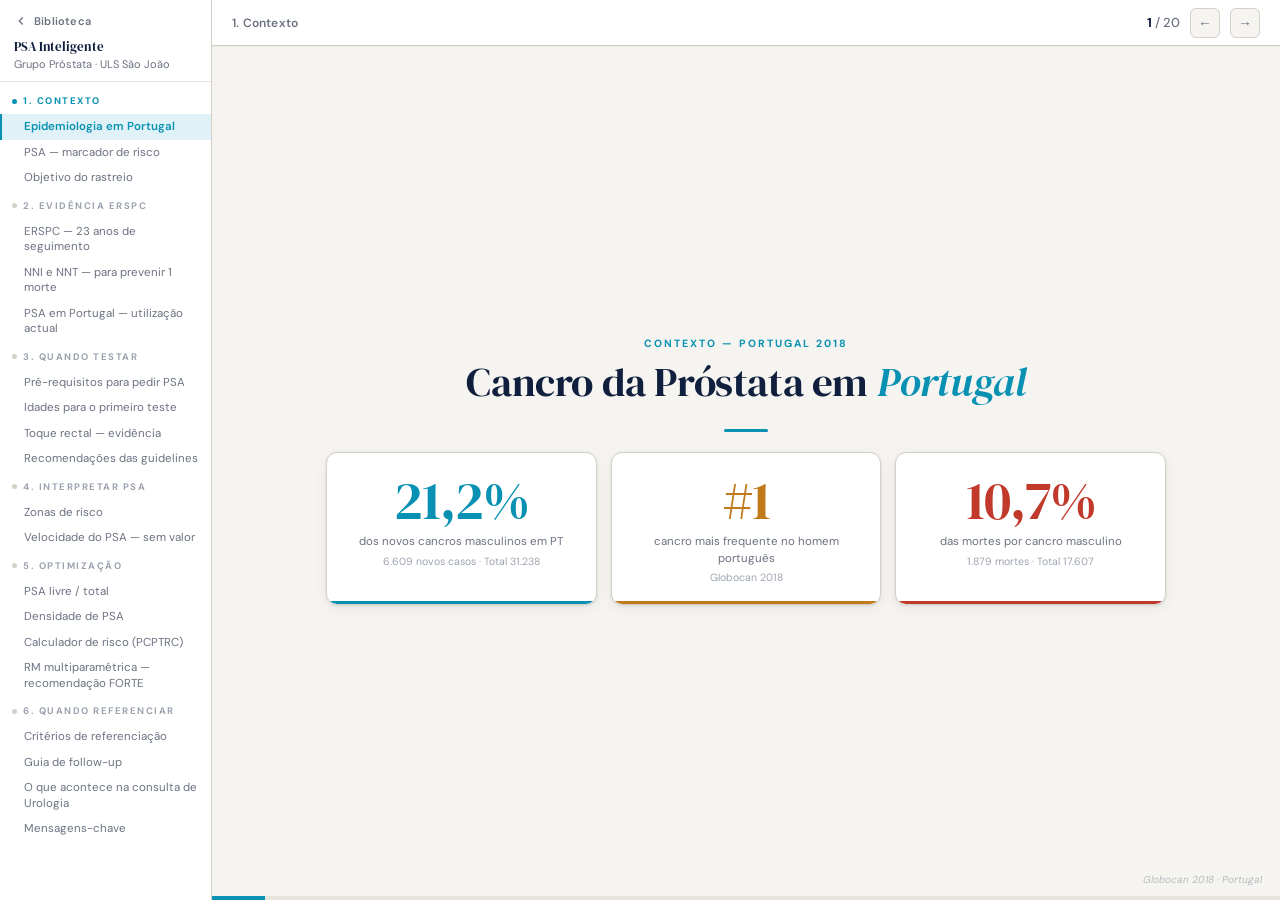
<file: PSAelevado.html>
<!DOCTYPE html>
<html lang="pt">
<head>
<meta charset="UTF-8">
<meta name="viewport" content="width=device-width, initial-scale=1.0">
<title>PSA Inteligente · Grupo Próstata · ULS São João</title>
<link href="https://fonts.googleapis.com/css2?family=DM+Serif+Display:ital@0;1&family=DM+Sans:opsz,wght@9..40,300;9..40,400;9..40,500;9..40,600;9..40,700&display=swap" rel="stylesheet">
<style>
:root{
  --bg:#f5f4f0;--bg2:#eeece7;--white:#ffffff;
  --navy:#0f1f3d;--navy2:#1a3260;
  --teal:#0a7ea4;--teal2:#0891b2;--teal-lt:#e0f2f7;
  --gold:#c07a1a;--gold-lt:#fef3e2;
  --red:#c0392b;--red-lt:#fee2e2;
  --green:#1a7a4a;--green-lt:#dcfce7;
  --blue:#1a56a0;--blue-lt:#deeaf8;
  --text:#0f1f3d;--text2:#2d3a5c;
  --muted:#6b7280;--muted2:#9ca3af;
  --border:#d4d0c8;--border2:#e8e5df;
  --sidebar:212px;--topbar:46px;
  --shadow:0 1px 3px rgba(0,0,0,.08),0 4px 14px rgba(0,0,0,.05);
  --shadow-md:0 4px 12px rgba(0,0,0,.10),0 8px 28px rgba(0,0,0,.07);
}
*,*::before,*::after{margin:0;padding:0;box-sizing:border-box}
body{font-family:'DM Sans',sans-serif;background:var(--bg);color:var(--text);overflow:hidden;height:100vh;width:100vw}

/* SIDEBAR */
#sidebar{position:fixed;left:0;top:0;bottom:0;width:var(--sidebar);background:var(--white);border-right:1px solid var(--border);overflow-y:auto;z-index:200;display:flex;flex-direction:column}
#sidebar::-webkit-scrollbar{width:3px}
#sidebar::-webkit-scrollbar-thumb{background:var(--border);border-radius:2px}
.sb-head{padding:14px 14px 10px;border-bottom:1px solid var(--border2);flex-shrink:0}
.sb-back{display:flex;align-items:center;gap:6px;text-decoration:none;color:var(--muted);font-size:11px;font-weight:600;margin-bottom:10px;transition:color .15s;letter-spacing:.2px}
.sb-back:hover{color:var(--teal2)}
.sb-back svg{width:14px;height:14px;flex-shrink:0}
.sb-title{font-family:'DM Serif Display',serif;font-size:13px;color:var(--navy);letter-spacing:-.1px}
.sb-sub{font-size:11px;color:var(--muted);margin-top:2px}
#chap-nav{flex:1;padding:6px 0 20px}
.ch-group{margin-bottom:2px}
.ch-hdr{padding:7px 12px;font-size:9.5px;font-weight:700;letter-spacing:1.5px;text-transform:uppercase;color:var(--muted2);cursor:pointer;display:flex;align-items:center;gap:6px;transition:color .15s;user-select:none}
.ch-hdr:hover{color:var(--teal2)}.ch-hdr.act{color:var(--teal2)}
.ch-dot{width:5px;height:5px;border-radius:50%;background:var(--border);flex-shrink:0;transition:background .2s}
.ch-hdr.act .ch-dot{background:var(--teal2)}
.sl-btn{display:block;width:100%;padding:5px 12px 5px 24px;font-size:11.5px;color:var(--muted);background:none;border:none;cursor:pointer;text-align:left;transition:all .12s;line-height:1.35;font-family:'DM Sans',sans-serif}
.sl-btn:hover{color:var(--text2);background:var(--bg)}
.sl-btn.act{color:var(--teal2);background:var(--teal-lt);border-left:2px solid var(--teal2);padding-left:22px;font-weight:600}

/* TOPBAR */
#topbar{position:fixed;top:0;left:var(--sidebar);right:0;height:var(--topbar);background:var(--white);border-bottom:1px solid var(--border);display:flex;align-items:center;justify-content:space-between;padding:0 20px;z-index:150;box-shadow:0 1px 0 rgba(0,0,0,.04)}
#tb-chapter{font-size:12px;font-weight:600;color:var(--muted);letter-spacing:.2px}
.tb-right{display:flex;align-items:center;gap:10px}
#counter{font-size:13px;color:var(--muted);font-weight:500}
#counter b{color:var(--navy);font-weight:700}
.nav-btn{width:30px;height:30px;background:var(--bg);border:1px solid var(--border);border-radius:6px;color:var(--muted);font-size:14px;cursor:pointer;display:flex;align-items:center;justify-content:center;transition:all .12s}
.nav-btn:hover{background:var(--navy);color:white;border-color:var(--navy)}

/* MAIN & SLIDES */
#main{position:fixed;left:var(--sidebar);top:var(--topbar);right:0;bottom:4px;overflow:hidden;background:var(--bg)}
.slide{position:absolute;inset:0;display:flex;flex-direction:column;justify-content:center;align-items:center;padding:40px 56px;opacity:0;pointer-events:none;transition:opacity .35s ease,transform .35s ease;transform:translateX(24px)}
.slide.act{opacity:1;pointer-events:all;transform:translateX(0)}
.slide.exit{opacity:0;transform:translateX(-24px)}

/* TYPE */
.eyebrow{font-size:10.5px;font-weight:700;letter-spacing:2px;text-transform:uppercase;color:var(--teal2);margin-bottom:10px;text-align:center}
.slide-title{font-family:'DM Serif Display',serif;font-size:clamp(24px,3.2vw,44px);color:var(--navy);text-align:center;line-height:1.1;letter-spacing:-.4px;margin-bottom:24px}
.slide-title em{font-style:italic;color:var(--teal2)}
.slide-title.red em{color:var(--red)}
.divider{width:44px;height:3px;background:var(--teal2);border-radius:2px;margin:0 auto 20px}
.divider.red{background:var(--red)}

/* STAT */
.stat-big{font-family:'DM Serif Display',serif;font-size:clamp(70px,11vw,150px);line-height:.9;letter-spacing:-3px;text-align:center}
.stat-big.teal{color:var(--teal2)}.stat-big.red{color:var(--red)}.stat-big.gold{color:var(--gold)}
.stat-lbl{font-size:clamp(13px,1.5vw,18px);color:var(--muted);text-align:center;margin-top:14px;max-width:500px;line-height:1.5;font-weight:300}
.stat-lbl strong{color:var(--text2);font-weight:600}
.dual{display:flex;gap:44px;align-items:center;justify-content:center}
.dual-div{width:1px;height:90px;background:var(--border)}

/* CARDS */
.cr{display:flex;gap:14px;width:100%;max-width:840px;justify-content:center}
.c{background:var(--white);border:1px solid var(--border);border-radius:11px;padding:20px 16px;flex:1;text-align:center;box-shadow:var(--shadow);position:relative;overflow:hidden}
.c::after{content:'';position:absolute;bottom:0;left:0;right:0;height:3px}
.c.teal::after{background:var(--teal2)}.c.red::after{background:var(--red)}.c.gold::after{background:var(--gold)}.c.green::after{background:var(--green)}.c.blue::after{background:var(--blue)}.c.muted::after{background:var(--border)}
.c-num{font-family:'DM Serif Display',serif;font-size:clamp(30px,4.5vw,54px);line-height:1;letter-spacing:-1px;color:var(--navy)}
.c.teal .c-num{color:var(--teal2)}.c.red .c-num{color:var(--red)}.c.gold .c-num{color:var(--gold)}.c.green .c-num{color:var(--green)}
.c-lbl{font-size:11.5px;color:var(--muted);margin-top:7px;line-height:1.4}
.c-desc{font-size:10.5px;color:var(--muted2);margin-top:4px}

/* LIST */
.slist{list-style:none;width:100%;max-width:680px}
.slist li{display:flex;align-items:flex-start;gap:11px;padding:12px 0;border-bottom:1px solid var(--border2);font-size:clamp(13.5px,1.55vw,17.5px);color:var(--text2);line-height:1.45}
.slist li:last-child{border-bottom:none}
.ld{width:6px;height:6px;border-radius:50%;flex-shrink:0;margin-top:8px}
.dt{background:var(--teal2)}.dr{background:var(--red)}.da{background:var(--gold)}.db{background:var(--blue)}.dn{background:var(--navy)}.dg{background:var(--green)}

/* HIGHLIGHT */
.hl{background:var(--white);border:1px solid var(--border);border-left:4px solid var(--teal2);border-radius:10px;padding:22px 26px;max-width:660px;box-shadow:var(--shadow)}
.hl p{font-size:clamp(14px,1.6vw,19px);color:var(--text2);line-height:1.6;font-weight:300}
.hl p strong{color:var(--navy);font-weight:600}
.hl.red{border-left-color:var(--red)}
.hl .src{margin-top:10px;font-size:11px;color:var(--muted2);font-style:italic}

/* TIMELINE */
.agetl{display:flex;width:100%;max-width:760px;position:relative;padding-bottom:56px}
.agetl::before{content:'';position:absolute;left:32px;right:32px;top:30px;height:2px;background:var(--border)}
.anode{flex:1;display:flex;flex-direction:column;align-items:center;position:relative;z-index:1}
.abubble{width:60px;height:60px;border-radius:50%;display:flex;align-items:center;justify-content:center;font-family:'DM Serif Display',serif;font-size:21px;border:2.5px solid;background:var(--white);box-shadow:var(--shadow)}
.anode-lbl{font-size:11px;color:var(--muted);margin-top:9px;text-align:center;max-width:88px;line-height:1.3}

/* RISK GAUGE */
.rg{display:flex;width:100%;max-width:740px;border-radius:10px;overflow:hidden;height:68px;border:1px solid var(--border);margin-bottom:26px;box-shadow:var(--shadow)}
.rz{display:flex;flex-direction:column;align-items:center;justify-content:center;padding:6px 10px}
.rz-v{font-family:'DM Serif Display',serif;font-size:17px;font-weight:700}
.rz-n{font-size:9.5px;font-weight:700;letter-spacing:.5px;text-transform:uppercase;margin-top:2px}

/* FLOW */
.flow-box{background:var(--white);border:1.5px solid var(--border);border-radius:8px;padding:10px 15px;font-size:13.5px;font-weight:500;color:var(--text2);box-shadow:0 1px 3px rgba(0,0,0,.04)}
.flow-box.teal{border-color:var(--teal2);background:var(--teal-lt);color:var(--teal)}
.flow-box.red{border-color:var(--red);background:var(--red-lt);color:var(--red)}
.flow-box.gold{border-color:var(--gold);background:var(--gold-lt);color:var(--gold)}
.flow-box.green{border-color:var(--green);background:var(--green-lt);color:var(--green)}
.flow-box.blue{border-color:var(--blue);background:var(--blue-lt);color:var(--blue)}
.flow-arr{font-size:18px;color:var(--border);flex-shrink:0}
.flow-res{font-size:12.5px;color:var(--muted);padding:9px 13px;background:var(--bg);border-radius:6px;border:1px solid var(--border2);flex:1}
.flow-res strong{color:var(--navy)}
.frow{display:flex;align-items:center;gap:9px;margin-bottom:9px}

/* FORMULA */
.formula{font-family:'DM Serif Display',serif;font-size:clamp(20px,3vw,38px);text-align:center;background:var(--white);border:1px solid var(--border);border-radius:11px;padding:20px 32px;margin:18px 0;box-shadow:var(--shadow);display:flex;align-items:center;justify-content:center;gap:12px}
.frac{display:inline-flex;flex-direction:column;align-items:center}
.fnum{border-bottom:2px solid var(--teal2);padding-bottom:3px;color:var(--teal2)}
.fden{padding-top:3px;color:var(--muted);font-size:.72em}

/* PILL */
.pill{display:inline-flex;align-items:center;gap:4px;padding:4px 12px;border-radius:20px;font-size:10.5px;font-weight:700;letter-spacing:.5px;text-transform:uppercase}
.pill.strong{background:var(--teal-lt);color:var(--teal);border:1px solid rgba(10,126,164,.2)}
.pill.weak{background:var(--gold-lt);color:var(--gold);border:1px solid rgba(192,122,26,.2)}

/* TABLE */
.gtbl{width:100%;max-width:800px;border-collapse:separate;border-spacing:0;font-size:11.5px;border:1px solid var(--border);border-radius:10px;overflow:hidden;box-shadow:var(--shadow)}
.gtbl th{background:var(--navy);color:white;padding:9px 13px;font-size:10.5px;font-weight:700;letter-spacing:.8px;text-transform:uppercase;text-align:left}
.gtbl th:first-child{background:var(--bg2);color:var(--muted)}
.gtbl td{padding:9px 13px;border-bottom:1px solid var(--border2);color:var(--text2);vertical-align:top;line-height:1.4;background:var(--white)}
.gtbl tr:last-child td{border-bottom:none}
.gtbl tr:nth-child(even) td{background:var(--bg)}
.gtbl td:first-child{color:var(--muted);font-size:11px;background:var(--bg2)!important;font-weight:500}

/* DT */
.dt-row{display:flex;align-items:stretch;gap:9px;margin-bottom:9px}
.dt-trigger{border-radius:8px;padding:10px 15px;min-width:165px;font-size:12.5px;font-weight:600;display:flex;align-items:center;gap:7px;border:1.5px solid}
.dt-trigger.red{border-color:var(--red);background:var(--red-lt);color:var(--red)}
.dt-trigger.gold{border-color:var(--gold);background:var(--gold-lt);color:var(--gold)}
.dt-trigger.teal{border-color:var(--teal2);background:var(--teal-lt);color:var(--teal)}
.dt-arr{color:var(--border);display:flex;align-items:center;font-size:18px}
.dt-act{flex:1;background:var(--bg);border:1px solid var(--border2);border-radius:8px;padding:10px 15px;color:var(--muted);font-size:12px;display:flex;align-items:center;line-height:1.4}
.dt-act strong{color:var(--navy)}

/* BARS */
.bar-wrap{width:100%;max-width:640px}
.bar-row{display:flex;align-items:center;gap:10px;margin-bottom:13px}
.bar-lbl{width:120px;font-size:11.5px;color:var(--muted);text-align:right;flex-shrink:0}
.bar-track{flex:1;height:28px;background:var(--bg2);border-radius:5px;overflow:hidden;border:1px solid var(--border2)}
.bar-fill{height:100%;border-radius:4px;display:flex;align-items:center;padding-left:10px;font-family:'DM Serif Display',serif;font-size:13px;font-weight:700;color:white}

/* REF */
.ref{position:absolute;bottom:10px;right:18px;font-size:10px;color:var(--muted2);opacity:.7;font-style:italic}

/* ANIMATIONS */
.slide.act .slist li,.slide.act .cr .c,.slide.act .anode,.slide.act .dt-row,.slide.act .frow{animation:fadeUp .4s both}
.slide.act .slist li:nth-child(1),.slide.act .cr .c:nth-child(1),.slide.act .anode:nth-child(1),.slide.act .dt-row:nth-child(1),.slide.act .frow:nth-child(1){animation-delay:.05s}
.slide.act .slist li:nth-child(2),.slide.act .cr .c:nth-child(2),.slide.act .anode:nth-child(2),.slide.act .dt-row:nth-child(2),.slide.act .frow:nth-child(2){animation-delay:.11s}
.slide.act .slist li:nth-child(3),.slide.act .cr .c:nth-child(3),.slide.act .anode:nth-child(3),.slide.act .dt-row:nth-child(3),.slide.act .frow:nth-child(3){animation-delay:.17s}
.slide.act .slist li:nth-child(4),.slide.act .cr .c:nth-child(4),.slide.act .anode:nth-child(4),.slide.act .dt-row:nth-child(4),.slide.act .frow:nth-child(4){animation-delay:.23s}
.slide.act .slist li:nth-child(5),.slide.act .frow:nth-child(5){animation-delay:.29s}
.slide.act .slist li:nth-child(6){animation-delay:.35s}
.slide.act .stat-big{animation:popIn .5s cubic-bezier(.22,1,.36,1) .08s both}
@keyframes fadeUp{from{opacity:0;transform:translateY(13px)}to{opacity:1;transform:translateY(0)}}
@keyframes popIn{from{opacity:0;transform:scale(.88)}to{opacity:1;transform:scale(1)}}

/* PROGRESS */
#progress{position:fixed;bottom:0;left:var(--sidebar);right:0;height:4px;background:var(--border2);z-index:200}
#progress-fill{height:100%;background:var(--teal2);transition:width .3s ease}
</style>
</head>
<body>

<nav id="sidebar">
  <div class="sb-head">
    <a href="../index.html" class="sb-back">
      <svg fill="none" stroke="currentColor" stroke-width="2.2" viewBox="0 0 24 24"><polyline points="15 18 9 12 15 6"/></svg>
      Biblioteca
    </a>
    <div class="sb-title">PSA Inteligente</div>
    <div class="sb-sub">Grupo Próstata · ULS São João</div>
  </div>
  <div id="chap-nav"></div>
</nav>

<div id="topbar">
  <div id="tb-chapter">–</div>
  <div class="tb-right">
    <div id="counter"><b id="cur">1</b> / <span id="tot">–</span></div>
    <button class="nav-btn" id="btn-prev">&#8592;</button>
    <button class="nav-btn" id="btn-next">&#8594;</button>
  </div>
</div>

<main id="main"></main>
<div id="progress"><div id="progress-fill"></div></div>

<script>
const chapters=[
  {id:'contexto',name:'1. Contexto',slides:[
    {lbl:'Epidemiologia em Portugal',render:()=>`
      <div class="eyebrow">Contexto — Portugal 2018</div>
      <div class="slide-title">Cancro da Próstata em <em>Portugal</em></div>
      <div class="divider"></div>
      <div class="cr">
        <div class="c teal"><div class="c-num">21,2%</div><div class="c-lbl">dos novos cancros masculinos em PT</div><div class="c-desc">6.609 novos casos · Total 31.238</div></div>
        <div class="c gold"><div class="c-num">#1</div><div class="c-lbl">cancro mais frequente no homem português</div><div class="c-desc">Globocan 2018</div></div>
        <div class="c red"><div class="c-num">10,7%</div><div class="c-lbl">das mortes por cancro masculino</div><div class="c-desc">1.879 mortes · Total 17.607</div></div>
      </div>
      <div class="ref">Globocan 2018 · Portugal</div>`},
    {lbl:'PSA — marcador de risco',render:()=>`
      <div class="eyebrow">Limitações do PSA</div>
      <div class="slide-title">PSA — <em>Marcador de Risco</em>, não teste binário</div>
      <div class="divider"></div>
      <div class="cr" style="max-width:760px">
        <div class="c muted"><div style="font-size:24px;margin-bottom:7px">🔬</div><div style="font-size:12px;font-weight:600;color:var(--text2);margin-bottom:3px">Específico da próstata</div><div class="c-lbl">Não é específico de doença maligna</div></div>
        <div class="c muted"><div style="font-size:24px;margin-bottom:7px">🦠</div><div style="font-size:12px;font-weight:600;color:var(--text2);margin-bottom:3px">ITU / Infecção</div><div class="c-lbl">Pode elevar significativamente</div></div>
        <div class="c muted"><div style="font-size:24px;margin-bottom:7px">📏</div><div style="font-size:12px;font-weight:600;color:var(--text2);margin-bottom:3px">Volume prostático</div><div class="c-lbl">HBP aumenta o PSA basal</div></div>
        <div class="c red"><div style="font-size:24px;margin-bottom:7px">⚠️</div><div style="font-size:12px;font-weight:600;color:var(--red);margin-bottom:3px">Neoplasia</div><div class="c-lbl">Causa mais temida de PSA elevado</div></div>
      </div>`},
    {lbl:'Objetivo do rastreio',render:()=>`
      <div class="eyebrow">Princípio fundamental</div>
      <div class="slide-title">O Objetivo do <em>Rastreio</em></div>
      <div class="divider"></div>
      <div class="hl" style="max-width:680px;margin-bottom:22px">
        <p>Identificar doentes com <strong>maior probabilidade de beneficiar</strong> de mais investigação e eventual tratamento, <strong>evitando exames e tratamentos excessivos</strong> em doentes de baixo risco.</p>
      </div>
      <div class="cr" style="max-width:620px">
        <div class="c green"><div style="font-size:19px;margin-bottom:7px">📋</div><div style="font-size:12px;font-weight:600;color:var(--green);margin-bottom:3px">Rastreio sistemático</div><div class="c-lbl">Programa organizado com convocatória activa</div></div>
        <div class="c gold"><div style="font-size:19px;margin-bottom:7px">🤝</div><div style="font-size:12px;font-weight:600;color:var(--gold);margin-bottom:3px">Diagnóstico oportunista</div><div class="c-lbl">Iniciado na consulta com decisão partilhada</div></div>
      </div>`}
  ]},
  {id:'erspc',name:'2. Evidência ERSPC',slides:[
    {lbl:'ERSPC — 23 anos de seguimento',render:()=>`
      <div class="eyebrow">NEJM · Outubro 2025</div>
      <div class="slide-title">ERSPC — <em>23 anos</em> de seguimento</div>
      <div class="divider"></div>
      <div class="dual">
        <div style="text-align:center"><div class="stat-big teal">13%</div><div class="stat-lbl">Redução do risco relativo de morte por Ca Próstata</div></div>
        <div class="dual-div"></div>
        <div style="text-align:center"><div class="stat-big" style="font-size:clamp(38px,5.5vw,72px);color:var(--navy)">RR 0.87</div><div class="stat-lbl">IC 95%: 0.80 – 0.95 · <strong>p = 0.002</strong></div></div>
      </div>
      <div style="margin-top:18px;font-size:12.5px;color:var(--muted);text-align:center">Particularmente relevante para homens que iniciaram rastreio entre <strong style="color:var(--text2)">55–59 anos</strong></div>
      <div class="ref">Roobol M, et al. NEJM, 2025</div>`},
    {lbl:'NNI e NNT — para prevenir 1 morte',render:()=>`
      <div class="eyebrow">Impacto clínico</div>
      <div class="slide-title">Para <em>prevenir 1 morte</em> por cancro da próstata</div>
      <div class="divider"></div>
      <div class="cr" style="max-width:600px;margin-top:8px">
        <div class="c teal" style="padding:28px 18px"><div class="c-num" style="font-size:clamp(56px,7.5vw,88px)">456</div><div class="c-lbl" style="font-size:13px">homens <strong style="color:var(--navy)">convidados</strong> para rastreio<br><em style="font-size:11px;color:var(--muted2)">NNI · 23 anos</em></div></div>
        <div style="display:flex;align-items:center;font-family:'DM Serif Display',serif;font-size:18px;color:var(--border);padding:0 4px">ou</div>
        <div class="c gold" style="padding:28px 18px"><div class="c-num" style="font-size:clamp(56px,7.5vw,88px)">12</div><div class="c-lbl" style="font-size:13px">homens <strong style="color:var(--navy)">tratados</strong> para evitar 1 morte<br><em style="font-size:11px;color:var(--muted2)">NNT · 23 anos</em></div></div>
      </div>
      <div class="ref">Roobol M, et al. NEJM, 2025</div>`},
    {lbl:'PSA em Portugal — utilização actual',render:()=>`
      <div class="eyebrow">Dados Portugal · 2016–2020</div>
      <div class="slide-title">Utilização de PSA em Portugal — <em>mais de 60%</em></div>
      <div class="divider"></div>
      <div class="bar-wrap">
        <div class="bar-row"><div class="bar-lbl">Mama</div><div class="bar-track"><div class="bar-fill" style="width:50%;background:linear-gradient(90deg,#1a56a0,#3b82f6)">49%</div></div></div>
        <div class="bar-row"><div class="bar-lbl">Colo do útero</div><div class="bar-track"><div class="bar-fill" style="width:41%;background:linear-gradient(90deg,var(--teal),var(--teal2))">40%</div></div></div>
        <div class="bar-row"><div class="bar-lbl">Colorrectal</div><div class="bar-track"><div class="bar-fill" style="width:9%;background:linear-gradient(90deg,#5a3ea0,#8b6fd4)">9%</div></div></div>
        <div class="bar-row"><div class="bar-lbl" style="color:var(--teal2);font-weight:700">Próstata (PSA)</div><div class="bar-track" style="border-color:var(--teal2)"><div class="bar-fill" style="width:60%;background:linear-gradient(90deg,var(--gold),#d4890a)">60%</div></div></div>
      </div>
      <div style="font-size:11.5px;color:var(--muted);text-align:center;margin-top:8px;max-width:580px">451 testes por 1.000 homens (50–74 anos) · Portugal Continental, 2019</div>
      <div class="ref">Botelho F, et al. · dados a aguardar publicação</div>`}
  ]},
  {id:'quando',name:'3. Quando Testar',slides:[
    {lbl:'Pré-requisitos para pedir PSA',render:()=>`
      <div class="eyebrow">Antes de pedir PSA</div>
      <div class="slide-title">Pré-requisitos para <em>Pedir PSA</em></div>
      <div class="divider"></div>
      <div style="width:100%;max-width:660px">
        <div class="frow"><div class="flow-box teal" style="flex:1">⏱ Esperança de vida estimada <strong>&gt; 15 anos</strong></div></div>
        <div class="frow"><div class="flow-box blue" style="flex:1">🤝 Informar o doente — decisão partilhada</div></div>
        <div class="frow"><div class="flow-box red" style="flex:1">✗ Excluir: ITU activa ou até <strong>2 meses</strong> após</div></div>
        <div class="frow"><div class="flow-box red" style="flex:1">✗ Excluir: Agravamento agudo de LUTS ou Retenção Urinária Aguda</div></div>
      </div>`},
    {lbl:'Idades para o primeiro teste',render:()=>`
      <div class="eyebrow">Primeiro teste PSA total</div>
      <div class="slide-title">Quando fazer o <em>Primeiro Teste</em>?</div>
      <div class="divider"></div>
      <div class="agetl">
        <div class="anode"><div class="abubble" style="border-color:var(--red);color:var(--red)">40</div><div class="anode-lbl" style="color:var(--red);font-weight:600">Mutação<br>BRCA2</div></div>
        <div class="anode"><div class="abubble" style="border-color:var(--gold);color:var(--gold)">45</div><div class="anode-lbl" style="color:var(--gold)">Hx familiar<br>Ca Próstata &lt;60a</div></div>
        <div class="anode"><div class="abubble" style="border-color:var(--gold);color:var(--gold)">45</div><div class="anode-lbl" style="color:var(--gold)">Ascendência<br>negra</div></div>
        <div class="anode"><div class="abubble" style="border-color:var(--teal2);color:var(--teal2);width:68px;height:68px;font-size:25px">50</div><div class="anode-lbl" style="color:var(--teal2);font-weight:700">População<br>geral</div></div>
      </div>
      <div style="font-size:12px;color:var(--muted);text-align:center;max-width:500px">Toque rectal <strong style="color:var(--text2)">não é obrigatório</strong> no rastreio / diagnóstico oportunista</div>
      <div class="ref">EAU Guidelines on Prostate Cancer, 2025</div>`},
    {lbl:'Toque rectal — evidência',render:()=>`
      <div class="eyebrow">Toque Rectal no Rastreio</div>
      <div class="slide-title red">Toque Rectal — <em>o que diz a evidência</em></div>
      <div class="divider red"></div>
      <div class="cr" style="max-width:700px;margin-bottom:18px">
        <div class="c muted"><div class="c-num" style="font-size:38px;color:var(--text2)">7</div><div class="c-lbl">estudos · 9.241 doentes (meta-análise)</div></div>
        <div class="c red"><div class="c-num">51%</div><div class="c-lbl">Sensibilidade em Cuidados Primários</div></div>
        <div class="c red"><div class="c-num">41%</div><div class="c-lbl">Valor Preditivo Positivo</div></div>
      </div>
      <div class="hl red" style="max-width:640px"><p>ERSPC · AUA · USPSTF — toque rectal <strong>não recomendado</strong> no rastreio em CSP. Será realizado na <strong>consulta de Urologia</strong>.</p></div>
      <div class="ref">Naji L, et al. Annals of Family Medicine, 2018</div>`},
    {lbl:'Recomendações das guidelines',render:()=>`
      <div class="eyebrow">Guidelines comparadas</div>
      <div class="slide-title">Recomendações das <em>Guidelines</em></div>
      <div class="divider"></div>
      <table class="gtbl">
        <thead><tr><th>Questão</th><th>EAU 2025</th><th>APU 2025</th><th>DGS 2017</th><th>USPSTF 2018</th></tr></thead>
        <tbody>
          <tr><td>Usar PSA?</td><td>Sim, oportunista</td><td>Sim</td><td>Sim, oportunista</td><td>Oportunista, discutir</td></tr>
          <tr><td>Aconselhamento?</td><td>Sim</td><td>Sim</td><td>Sim</td><td>Sim</td></tr>
          <tr><td>Adaptar ao risco?</td><td>&gt;50 · &gt;45 hx/etnia · &gt;40 BRCA2</td><td>&gt;50 anos</td><td>&gt;50 anos</td><td>&gt;55 anos</td></tr>
          <tr><td>Quando NÃO?</td><td>EMV &lt;15 anos</td><td>&gt;70 / &lt;10a EMV</td><td>&gt;75 anos</td><td>&lt;55 ou ≥70 anos</td></tr>
        </tbody>
      </table>`}
  ]},
  {id:'interpretar',name:'4. Interpretar PSA',slides:[
    {lbl:'Zonas de risco',render:()=>`
      <div class="eyebrow">Interpretação do Resultado</div>
      <div class="slide-title">Zonas de <em>Risco</em> pelo PSA Total</div>
      <div class="divider"></div>
      <div class="rg">
        <div class="rz" style="flex:2;background:var(--green-lt);border-right:1px solid var(--border2)"><div class="rz-v" style="color:var(--green)">&lt;1 (50a) · &lt;2 (60a)</div><div class="rz-n" style="color:var(--green)">✓ Baixo risco</div></div>
        <div class="rz" style="flex:2;background:var(--gold-lt);border-right:1px solid var(--border2)"><div class="rz-v" style="color:var(--gold)">3 – 10</div><div class="rz-n" style="color:var(--gold)">⚡ Intermédio</div></div>
        <div class="rz" style="flex:1;background:var(--red-lt)"><div class="rz-v" style="color:var(--red)">&gt;10</div><div class="rz-n" style="color:var(--red)">🔴 Alto risco</div></div>
      </div>
      <div style="width:100%;max-width:680px">
        <div class="frow"><div class="flow-box green" style="flex:0 0 145px;text-align:center">PSA baixo risco</div><div class="flow-arr">→</div><div class="flow-res">Repetir em <strong>3 anos</strong> (até 8 anos — EAU)</div></div>
        <div class="frow"><div class="flow-box gold" style="flex:0 0 145px;text-align:center">PSA 3–10 ng/mL</div><div class="flow-arr">→</div><div class="flow-res">Repetir PSA total + <strong>PSA livre</strong> + eco próstata em <strong>1–2 meses</strong></div></div>
        <div class="frow"><div class="flow-box red" style="flex:0 0 145px;text-align:center">PSA &gt;10 ng/mL</div><div class="flow-arr">→</div><div class="flow-res"><strong>Referenciar Urologia</strong> (se sem causas confundidoras)</div></div>
      </div>`},
    {lbl:'Velocidade do PSA — sem valor',render:()=>`
      <div class="eyebrow">Velocidade de PSA</div>
      <div class="slide-title red">Velocidade do PSA — <em>papel muito limitado</em></div>
      <div class="divider red"></div>
      <div class="hl red" style="max-width:640px;margin-bottom:22px">
        <p>A revisão sistemática aponta para um <strong>papel muito limitado</strong> da "velocidade de PSA" adicionada ao PSA total isolado. Não melhora a capacidade preditiva.</p>
        <div class="src">Vickers A. Journal of Clinical Oncology, 2009</div>
      </div>
      <div style="background:var(--teal-lt);border:1.5px solid var(--teal2);border-radius:10px;padding:16px 24px;max-width:540px;text-align:center">
        <div style="font-size:11px;font-weight:700;letter-spacing:1.5px;text-transform:uppercase;color:var(--teal2);margin-bottom:5px">Conclusão prática</div>
        <div style="font-size:16px;color:var(--navy)">Cada valor de PSA deve ser <strong>interpretado de forma isolada</strong>.</div>
      </div>`}
  ]},
  {id:'optimizacao',name:'5. Optimização',slides:[
    {lbl:'PSA livre / total',render:()=>`
      <div class="eyebrow">Optimização — PSA livre / total</div>
      <div class="slide-title">Ratio <em>PSA Livre / Total</em></div>
      <div class="divider"></div>
      <div class="cr" style="max-width:640px;margin-bottom:18px">
        <div class="c red"><div class="c-num">&lt;20%</div><div class="c-lbl">Razão livre/total suspeita (sinal de risco)</div></div>
        <div class="c muted"><div class="c-num" style="font-size:38px">≈</div><div class="c-lbl">Não acrescenta informação à densidade PSA (EAU)</div></div>
      </div>
      <ul class="slist" style="max-width:620px">
        <li><div class="ld da"></div><span>Aplicar quando PSA total <strong>4–10 ng/mL</strong> e toque rectal normal (DGS)</span></li>
        <li><div class="ld dn"></div><span>Maioria da literatura é antiga — interpretar com cautela</span></li>
        <li><div class="ld dr"></div><span>EAU: não adiciona informação relevante quando densidade PSA disponível</span></li>
      </ul>
      <div style="margin-top:12px"><span class="pill weak">Recomendação fraca · EAU 2025</span></div>`},
    {lbl:'Densidade de PSA',render:()=>`
      <div class="eyebrow">Optimização — Densidade de PSA</div>
      <div class="slide-title">Densidade de <em>PSA</em></div>
      <div class="divider"></div>
      <div class="formula"><span style="font-size:.7em;color:var(--text2)">Densidade =</span><div class="frac"><span class="fnum">PSA total (ng/mL)</span><span class="fden">Volume próstata (cc)</span></div></div>
      <div class="cr" style="max-width:620px;margin-top:4px">
        <div class="c green"><div class="c-num">&lt;0.09</div><div class="c-lbl">Risco baixo de csPCa (~4%)</div></div>
        <div class="c gold"><div class="c-num">&gt;0.15</div><div class="c-lbl">Cut-off usual para referenciação</div></div>
      </div>
      <div style="margin-top:13px;font-size:12.5px;color:var(--muted);text-align:center;max-width:540px">Medição adequada: ecografia <strong style="color:var(--text2)">transrectal</strong> ou RM. Toque rectal / eco transabdominal — acuidade insuficiente.</div>
      <div style="margin-top:10px"><span class="pill weak">Recomendação fraca · EAU 2025</span></div>`},
    {lbl:'Calculador de risco (PCPTRC)',render:()=>`
      <div class="eyebrow">Optimização — Calculador de Risco</div>
      <div class="slide-title">Calculador de <em>Risco Integrado</em></div>
      <div class="divider"></div>
      <div style="background:var(--white);border:1.5px solid var(--teal2);border-radius:13px;padding:26px 32px;max-width:620px;text-align:center;box-shadow:var(--shadow-md)">
        <div style="font-family:'DM Serif Display',serif;font-size:22px;color:var(--teal2);margin-bottom:5px">riskcalc.org/PCPTRC</div>
        <div style="font-size:12.5px;color:var(--muted);margin-bottom:16px">Prostate Cancer Prevention Trial Risk Calculator</div>
        <div style="display:flex;gap:7px;flex-wrap:wrap;justify-content:center;font-size:11.5px">${['Idade','PSA total','Toque rectal','Hx familiar','% PSA livre','Biópsia prévia'].map(t=>`<span style="background:var(--bg2);border:1px solid var(--border);border-radius:4px;padding:3px 10px;color:var(--muted)">${t}</span>`).join('')}</div>
      </div>
      <div style="margin-top:16px;font-size:14.5px;color:var(--text2);text-align:center">Referenciar se risco de csPCa calculado <strong style="color:var(--gold)">&gt; 10%</strong></div>
      <div style="margin-top:10px"><span class="pill weak">Recomendação fraca · EAU 2025</span></div>`},
    {lbl:'RM multiparamétrica — recomendação FORTE',render:()=>`
      <div class="eyebrow">Optimização — RM da Próstata</div>
      <div class="slide-title">RM Multiparamétrica — <em>Recomendação Forte</em></div>
      <div class="divider"></div>
      <div style="text-align:center;margin-bottom:22px"><span class="pill strong" style="font-size:13px;padding:7px 20px;border-radius:8px">★ Recomendação forte · EAU 2025</span></div>
      <div style="font-size:13.5px;color:var(--muted);text-align:center;margin-bottom:18px;max-width:580px">Para PSA 3–20 ng/mL com toque rectal normal</div>
      <div class="cr" style="max-width:720px">
        <div class="c green"><div style="font-size:21px;margin-bottom:7px">🚫</div><div class="c-lbl" style="font-size:13px">Evita biópsias desnecessárias</div></div>
        <div class="c green"><div style="font-size:21px;margin-bottom:7px">🎯</div><div class="c-lbl" style="font-size:13px">Detecta csPCa com maior precisão</div></div>
        <div class="c green"><div style="font-size:21px;margin-bottom:7px">📊</div><div class="c-lbl" style="font-size:13px">PIRADS ≤3 + baixa densidade → observação</div></div>
      </div>
      <div style="margin-top:13px;font-size:12.5px;color:var(--muted);text-align:center">PSA ≥25 e/ou cT3 → <strong style="color:var(--navy)">biópsia directa</strong> sem RM prévia</div>`}
  ]},
  {id:'referenciar',name:'6. Quando Referenciar',slides:[
    {lbl:'Critérios de referenciação',render:()=>`
      <div class="eyebrow">Referenciação a Urologia</div>
      <div class="slide-title">Quando <em>Referenciar</em>?</div>
      <div class="divider"></div>
      <div style="width:100%;max-width:740px">
        <div class="dt-row"><div class="dt-trigger red">🔴 Toque rectal suspeito</div><div class="dt-arr">→</div><div class="dt-act">Referenciar directamente</div></div>
        <div class="dt-row"><div class="dt-trigger red">🔴 PSA &gt; 10 ng/mL</div><div class="dt-arr">→</div><div class="dt-act">Referenciar (excluir causas confundidoras)</div></div>
        <div class="dt-row"><div class="dt-trigger gold">⚡ PSA 3–10 ng/mL</div><div class="dt-arr">→</div><div class="dt-act">Repetir PSA + PSA livre + eco transrectal → avaliar critérios adicionais</div></div>
        <div class="dt-row" style="padding-left:46px"><div class="dt-trigger teal" style="min-width:130px;font-size:11.5px">≥ 1 critério adicional</div><div class="dt-arr">→</div><div class="dt-act"><strong>Densidade &gt;0.15</strong> · Livre/Total &lt;20% · Calculador &gt;10%</div></div>
      </div>`},
    {lbl:'Guia de follow-up',render:()=>`
      <div class="eyebrow">Guia de Follow-up</div>
      <div class="slide-title">Guia Geral de <em>Intervalos</em></div>
      <div class="divider"></div>
      <div style="width:100%;max-width:660px">
        <div class="frow"><div class="flow-box teal" style="flex:0 0 112px;text-align:center;font-family:'DM Serif Display',serif;font-size:19px">PSA &lt;1</div><div class="flow-arr">→</div><div class="flow-res">Próximo doseamento em <strong>5 anos</strong></div></div>
        <div class="frow"><div class="flow-box blue" style="flex:0 0 112px;text-align:center;font-family:'DM Serif Display',serif;font-size:19px">PSA 1–3</div><div class="flow-arr">→</div><div class="flow-res">Próximo doseamento em <strong>2 anos</strong></div></div>
        <div class="frow"><div class="flow-box gold" style="flex:0 0 112px;text-align:center;font-family:'DM Serif Display',serif;font-size:19px">PSA &gt;3</div><div class="flow-arr">→</div><div class="flow-res">Repetir em <strong>1–2 meses</strong> → se mantiver &gt;3: follow-up em <strong>1 ano</strong> + considerar referenciação</div></div>
      </div>
      <div style="margin-top:14px;background:var(--bg2);border:1px solid var(--border);border-radius:8px;padding:13px 18px;max-width:660px;font-size:11.5px;color:var(--muted)">
        <strong style="color:var(--text2)">Rastreio sistemático:</strong> ≥55 anos (50 se hx familiar / BRCA2) até 70 anos ou EMV &lt;15 anos<br>
        <strong style="color:var(--text2)">Rastreio oportunista:</strong> 50–55 anos · &gt;70 se EMV &gt;10 anos — sempre com decisão partilhada
      </div>
      <div class="ref">APU 2025 · EAU 2021</div>`},
    {lbl:'O que acontece na consulta de Urologia',render:()=>`
      <div class="eyebrow">Percurso em Urologia</div>
      <div class="slide-title">Na <em>Consulta de Urologia</em></div>
      <div class="divider"></div>
      <div style="width:100%;max-width:760px">
        <div style="display:flex;align-items:center;position:relative;margin-bottom:32px">
          <div style="position:absolute;top:22px;left:22px;right:22px;height:2px;background:var(--border2);z-index:0"></div>
          ${['PSA + PSA livre','Toque rectal','Eco transrectal','Densidade · Ratio · Calculador','Decisão'].map((s,i)=>`
          <div style="flex:1;display:flex;flex-direction:column;align-items:center;z-index:1">
            <div style="width:${i===4?'46px':'40px'};height:${i===4?'46px':'40px'};border-radius:50%;background:${i===4?'var(--navy)':'var(--white)'};border:2px solid ${i===4?'var(--navy)':'var(--border)'};display:flex;align-items:center;justify-content:center;font-family:'DM Serif Display',serif;font-size:${i===4?'14px':'13px'};color:${i===4?'white':'var(--muted)'};box-shadow:var(--shadow)">${i+1}</div>
            <div style="font-size:10.5px;color:${i===4?'var(--navy)':'var(--muted)'};margin-top:7px;text-align:center;max-width:88px;line-height:1.3;font-weight:${i===4?'700':'400'}">${s}</div>
          </div>`).join('')}
        </div>
        <div class="cr" style="margin-top:0">
          <div class="c red"><div style="font-size:11.5px;font-weight:700;color:var(--red);margin-bottom:5px">PSA ≥25 e/ou cT3</div><div class="c-lbl">Biópsia directa (sem RM prévia)</div></div>
          <div class="c green"><div style="font-size:11.5px;font-weight:700;color:var(--green);margin-bottom:5px">PSA &lt;25 e cT &lt;3</div><div class="c-lbl">RM multiparamétrica → decisão sobre biópsia</div></div>
        </div>
      </div>`},
    {lbl:'Mensagens-chave',render:()=>`
      <div class="eyebrow">Resumo</div>
      <div class="slide-title">Mensagens <em>-Chave</em></div>
      <div class="divider"></div>
      <ul class="slist" style="max-width:660px">
        <li><div class="ld dn"></div><span>PSA é um <strong>marcador de risco</strong> — não um teste binário</span></li>
        <li><div class="ld dt"></div><span>Oferecer rastreio a partir dos <strong>50 anos</strong> (ou antes em grupos de risco)</span></li>
        <li><div class="ld da"></div><span>Excluir causas confundidoras antes de interpretar (ITU, RAU)</span></li>
        <li><div class="ld dt"></div><span>PSA 3–10 → repetir em 1–2 meses + PSA livre + eco transrectal</span></li>
        <li><div class="ld dr"></div><span>PSA &gt;10 ou toque rectal suspeito → <strong>referenciar Urologia</strong></span></li>
        <li><div class="ld dn"></div><span>Velocidade de PSA — <strong>não acrescenta</strong> informação ao PSA total</span></li>
      </ul>`}
  ]}
];

let all=[],cur=0;
chapters.forEach(ch=>ch.slides.forEach(sl=>all.push({chId:ch.id,chName:ch.name,...sl})));

function buildSidebar(){
  const nav=document.getElementById('chap-nav');
  let html='',idx=0;
  chapters.forEach(ch=>{
    html+=`<div class="ch-group"><div class="ch-hdr" id="ch-${ch.id}" data-first="${idx}"><span class="ch-dot"></span>${ch.name}</div><div>`;
    ch.slides.forEach(()=>{html+=`<button class="sl-btn" id="sb-${idx}" onclick="goTo(${idx})">${all[idx].lbl}</button>`;idx++;});
    html+=`</div></div>`;
  });
  nav.innerHTML=html;
  document.querySelectorAll('.ch-hdr').forEach(h=>h.addEventListener('click',()=>goTo(parseInt(h.dataset.first))));
}

function buildSlides(){
  const main=document.getElementById('main');
  main.innerHTML='';
  all.forEach((sl,i)=>{
    const d=document.createElement('div');
    d.className='slide'+(i===0?' act':'');d.id=`sl-${i}`;
    d.innerHTML=sl.render();main.appendChild(d);
  });
  document.getElementById('tot').textContent=all.length;
}

function goTo(n){
  if(n<0||n>=all.length)return;
  const prev=document.querySelector('.slide.act');
  if(prev){prev.classList.remove('act');prev.classList.add('exit');setTimeout(()=>prev.classList.remove('exit'),380)}
  cur=n;document.getElementById(`sl-${n}`).classList.add('act');updateUI();
}

function updateUI(){
  document.getElementById('cur').textContent=cur+1;
  document.getElementById('progress-fill').style.width=((cur+1)/all.length*100)+'%';
  document.getElementById('tb-chapter').textContent=all[cur].chName;
  document.querySelectorAll('.sl-btn').forEach((b,i)=>b.classList.toggle('act',i===cur));
  const cId=all[cur].chId;
  document.querySelectorAll('.ch-hdr').forEach(h=>h.classList.toggle('act',h.id===`ch-${cId}`));
  const ab=document.getElementById(`sb-${cur}`);
  if(ab)ab.scrollIntoView({block:'nearest'});
}

document.addEventListener('keydown',e=>{
  if(['ArrowRight','ArrowDown',' '].includes(e.key)){e.preventDefault();goTo(cur+1)}
  if(['ArrowLeft','ArrowUp'].includes(e.key)){e.preventDefault();goTo(cur-1)}
});
document.getElementById('btn-next').onclick=()=>goTo(cur+1);
document.getElementById('btn-prev').onclick=()=>goTo(cur-1);
buildSidebar();buildSlides();updateUI();
</script>
</body>
</html>
</file>
<file: css/styles.css>
/* ── CSS VARIABLES ── */
:root {
  --white:#fff; --bg:#f5f4f0; --bg2:#eeece7;
  --navy:#0f1f3d; --navy2:#1a3260;
  --teal:#0a7ea4; --teal2:#0891b2; --teal-light:#e0f2f7;
  --gold:#c07a1a; --gold-light:#fef3e2;
  --red:#c0392b; --red-light:#fde8e8;
  --green:#1a7a4a; --green-light:#dcfce7;
  --blue:#1a56a0; --blue-light:#deeaf8;
  --text:#1a1f2e; --muted:#6b7280; --muted2:#9ca3af;
  --border:#d4d0c8; --border2:#e8e5df;
  --shadow:0 1px 3px rgba(0,0,0,.08),0 4px 16px rgba(0,0,0,.04);
  --shadow-md:0 4px 12px rgba(0,0,0,.10),0 12px 36px rgba(0,0,0,.06);
  --shadow-lg:0 8px 32px rgba(0,0,0,.14),0 24px 64px rgba(0,0,0,.08);
}
*,*::before,*::after{margin:0;padding:0;box-sizing:border-box}
html{scroll-behavior:smooth}
body{font-family:'DM Sans',sans-serif;background:var(--bg);color:var(--text);min-height:100vh}

/* ── HEADER ── */
header{background:var(--white);border-bottom:1px solid var(--border);position:sticky;top:0;z-index:200}
.hdr{max-width:1240px;margin:0 auto;padding:0 28px;height:62px;display:flex;align-items:center;gap:16px}
.logo{display:flex;align-items:center;gap:10px;text-decoration:none;flex-shrink:0}
.logo-mark{width:34px;height:34px;background:var(--navy);border-radius:7px;display:flex;align-items:center;justify-content:center}
.logo-mark svg{width:19px;height:19px}
.logo-text .l1{font-family:'DM Serif Display',serif;font-size:14px;color:var(--navy);line-height:1.1}
.logo-text .l2{font-size:9.5px;color:var(--muted);letter-spacing:.5px;text-transform:uppercase;font-weight:500}
.clinicos-badge{display:inline-block;font-size:8px;font-weight:700;letter-spacing:1px;text-transform:uppercase;background:var(--teal-light);color:var(--teal);border:1px solid rgba(8,145,178,.25);padding:1px 5px;border-radius:3px;margin-left:5px;vertical-align:middle;position:relative;top:-1px}
nav{margin-left:auto;flex-shrink:0}
nav ul{list-style:none;display:flex;align-items:center;gap:3px}
nav a{text-decoration:none;font-size:13px;color:var(--muted);font-weight:500;padding:5px 11px;border-radius:6px;transition:all .15s;white-space:nowrap}
nav a:hover{color:var(--navy);background:var(--bg2)}
nav a.active{color:var(--teal);background:var(--teal-light)}
.nav-cta{background:var(--navy)!important;color:white!important;border-radius:6px}
.nav-cta:hover{background:var(--navy2)!important}

/* ── VIEW BAR ── */
.viewbar{background:var(--bg);border-bottom:1px solid var(--border);position:sticky;top:62px;z-index:150}
.vbar{max-width:1240px;margin:0 auto;padding:0 28px;height:52px;display:flex;align-items:center;gap:12px}
.vb-label{font-size:10.5px;font-weight:600;letter-spacing:.5px;text-transform:uppercase;color:var(--muted2);flex-shrink:0}
.vb-toggle{display:flex;background:var(--white);border:1px solid var(--border);border-radius:8px;padding:3px;gap:2px;box-shadow:0 1px 3px rgba(0,0,0,.05)}
.vb-btn{display:flex;align-items:center;gap:6px;padding:5px 14px;border-radius:6px;border:none;font-family:'DM Sans',sans-serif;font-size:12.5px;font-weight:500;color:var(--muted);background:transparent;cursor:pointer;transition:all .15s;white-space:nowrap}
.vb-btn svg{width:13px;height:13px;flex-shrink:0}
.vb-btn.on{background:var(--navy);color:white;box-shadow:0 1px 4px rgba(15,31,61,.2)}

/* ── HERO ── */
.hero{background:var(--navy);color:white;position:relative;overflow:hidden}
.hero::before{content:'';position:absolute;inset:0;background:radial-gradient(ellipse 60% 80% at 70% 50%,rgba(10,126,164,.25) 0%,transparent 70%),radial-gradient(ellipse 40% 60% at 20% 80%,rgba(26,50,96,.5) 0%,transparent 60%);pointer-events:none}
.hero-inner{max-width:1240px;margin:0 auto;padding:80px 28px 72px;position:relative;display:grid;grid-template-columns:1fr 1fr;gap:60px;align-items:center}
.hero-tag{display:inline-flex;align-items:center;gap:6px;background:rgba(255,255,255,.08);border:1px solid rgba(255,255,255,.15);border-radius:20px;padding:4px 12px 4px 8px;font-size:12px;font-weight:500;color:rgba(255,255,255,.8);margin-bottom:20px;letter-spacing:.3px}
.hero-tag .pulse{width:6px;height:6px;border-radius:50%;background:var(--teal2);animation:pulse 2s infinite}
@keyframes pulse{0%,100%{opacity:1;transform:scale(1)}50%{opacity:.5;transform:scale(1.3)}}
.hero h1{font-family:'DM Serif Display',serif;font-size:clamp(32px,4vw,52px);line-height:1.1;letter-spacing:-.5px;margin-bottom:16px}
.hero h1 em{color:var(--teal2);font-style:italic}
.hero-sub{font-size:16px;color:rgba(255,255,255,.65);line-height:1.7;font-weight:300;max-width:460px;margin-bottom:32px}
.hero-actions{display:flex;gap:12px;flex-wrap:wrap}
.btn-p{display:inline-flex;align-items:center;gap:8px;background:var(--teal2);color:white;text-decoration:none;font-size:14px;font-weight:600;padding:12px 24px;border-radius:8px;transition:all .2s;letter-spacing:.2px}
.btn-p:hover{background:var(--teal);transform:translateY(-1px);box-shadow:0 4px 14px rgba(10,126,164,.4)}
.btn-outline{display:inline-flex;align-items:center;gap:8px;background:transparent;color:rgba(255,255,255,.8);text-decoration:none;font-size:14px;font-weight:500;padding:12px 24px;border-radius:8px;border:1px solid rgba(255,255,255,.2);transition:all .2s}
.btn-outline:hover{background:rgba(255,255,255,.08);color:white}
.hero-stats{display:flex;gap:28px;flex-wrap:wrap;margin-top:40px;padding-top:32px;border-top:1px solid rgba(255,255,255,.1)}
.hs .num{font-family:'DM Serif Display',serif;font-size:26px;color:white}
.hs .lbl{font-size:11.5px;color:rgba(255,255,255,.5);margin-top:2px}

/* ── HERO PANEL ── */
.hero-panel{display:flex;flex-direction:column;gap:10px}
.hp-label{font-size:10px;font-weight:700;letter-spacing:2px;text-transform:uppercase;color:rgba(255,255,255,.4);padding:6px 0 3px}
.hpc{background:rgba(255,255,255,.06);border:1px solid rgba(255,255,255,.1);border-radius:10px;padding:13px 16px;display:flex;align-items:center;gap:12px;text-decoration:none;color:white;transition:all .2s;position:relative;overflow:hidden}
.hpc::before{content:'';position:absolute;left:0;top:0;bottom:0;width:3px;border-radius:10px 0 0 10px}
.hpc.mal::before{background:#ff7575}
.hpc.ben::before{background:#7fe0a8}
.hpc.live:hover{background:rgba(255,255,255,.1);border-color:rgba(255,255,255,.2)}
.hpc-t{font-size:13px;font-weight:600}
.hpc-m{font-size:11px;color:rgba(255,255,255,.5);margin-top:1px}
.hpc-ico{width:36px;height:36px;border-radius:9px;display:flex;align-items:center;justify-content:center;font-size:16px;flex-shrink:0}
.hpc-badge{margin-left:auto;font-size:10.5px;font-weight:600;padding:2px 9px;border-radius:20px;flex-shrink:0}
.hpc-badge.new{background:rgba(10,145,178,.3);color:var(--teal2);border:1px solid rgba(10,145,178,.3)}
.hpc-badge.activo{background:rgba(26,122,74,.2);color:#7fe0a8;border:1px solid rgba(26,122,74,.35)}
.hpc-badge.soon{background:rgba(255,255,255,.06);color:rgba(255,255,255,.4);border:1px solid rgba(255,255,255,.1)}

/* ── MAIN ── */
.main{max-width:1240px;margin:0 auto;padding:48px 28px 80px}
.purpose-banner{background:var(--white);border:1px solid var(--border);border-left:4px solid var(--teal2);border-radius:12px;padding:18px 22px;margin-bottom:40px;box-shadow:var(--shadow);display:flex;align-items:center;gap:14px}
.pb-icon{width:42px;height:42px;border-radius:10px;background:var(--teal-light);flex-shrink:0;display:flex;align-items:center;justify-content:center;font-size:20px}
.purpose-banner p{font-family:'DM Serif Display',serif;font-size:clamp(13px,1.5vw,16px);line-height:1.55;font-style:italic;color:var(--text)}
.purpose-banner strong{font-style:normal;color:var(--teal2)}

/* ── SECTION HEADING ── */
.sh{display:flex;align-items:flex-end;justify-content:space-between;margin-bottom:18px;margin-top:48px;gap:16px}
.sh-eyebrow{font-size:10px;font-weight:700;letter-spacing:2px;text-transform:uppercase;margin-bottom:4px}
.sh-title{font-family:'DM Serif Display',serif;font-size:clamp(18px,2.4vw,26px);color:var(--navy);letter-spacing:-.3px;line-height:1.15}
.sh-title em{font-style:italic}
.sh-line{flex:1;height:1px;background:var(--border);margin-bottom:5px}
.sh-count{font-size:11px;font-weight:600;color:var(--muted2);background:var(--white);border:1px solid var(--border);border-radius:20px;padding:3px 12px;flex-shrink:0}

/* ── CARDS ── */
.cards{display:grid;grid-template-columns:repeat(auto-fill,minmax(272px,1fr));gap:13px}
.card{background:var(--white);border:1px solid var(--border);border-radius:13px;overflow:hidden;transition:all .2s;color:var(--text);display:flex;flex-direction:column;box-shadow:var(--shadow);position:relative}
.card.live:hover{box-shadow:var(--shadow-md);transform:translateY(-2px)}
.card.dim{opacity:.6;pointer-events:none}
.card::before{content:'';position:absolute;left:0;top:0;bottom:0;width:3px;border-radius:13px 0 0 13px}
.a-red::before{background:var(--red)}   .a-gold::before{background:var(--gold)}
.a-teal::before{background:var(--teal2)} .a-green::before{background:var(--green)}
.a-navy::before{background:var(--navy)}  .a-blue::before{background:var(--blue)}
.card-h{padding:15px 15px 11px;border-bottom:1px solid var(--border2);display:flex;align-items:flex-start;justify-content:space-between;gap:9px}
.card-ico{width:40px;height:40px;border-radius:9px;display:flex;align-items:center;justify-content:center;font-size:19px;flex-shrink:0}
.card-spec{font-size:9.5px;font-weight:700;letter-spacing:1px;text-transform:uppercase;margin-bottom:2px}
.card-title{font-family:'DM Serif Display',serif;font-size:14.5px;line-height:1.25;color:var(--navy)}

/* ── CARD BADGES ── */
.s-new{background:var(--teal-light);color:var(--teal);font-size:9.5px;font-weight:600;padding:2px 8px;border-radius:20px;flex-shrink:0;white-space:nowrap}
.s-avail{background:var(--green-light);color:var(--green);font-size:9.5px;font-weight:600;padding:2px 8px;border-radius:20px;flex-shrink:0;white-space:nowrap}
.s-soon{background:var(--bg2);color:var(--muted2);font-size:9.5px;font-weight:600;padding:2px 8px;border-radius:20px;flex-shrink:0;white-space:nowrap}

.card-b{padding:11px 15px 10px;flex:1}
.card-desc{font-size:12px;color:var(--muted);line-height:1.6;margin-bottom:9px}
.tags{display:flex;gap:4px;flex-wrap:wrap}
.tag{background:var(--bg2);color:var(--muted);font-size:10px;padding:2px 7px;border-radius:3px;font-weight:500}
.card-src{padding:8px 15px;border-top:1px solid var(--border2);font-size:10px;color:var(--muted2);display:flex;align-items:center;gap:5px}
.src-dot{width:14px;height:14px;border-radius:50%;background:var(--teal2);display:flex;align-items:center;justify-content:center;font-size:7px;font-weight:800;color:white;flex-shrink:0}

/* ── CARD ACTION TABS ── */
.card-tabs{display:flex;border-top:1px solid var(--border2)}
.ctab{flex:1;padding:8px 4px;font-size:10.5px;font-weight:600;border:none;background:transparent;color:var(--muted);cursor:pointer;font-family:'DM Sans',sans-serif;transition:all .13s;display:flex;align-items:center;justify-content:center;gap:4px;border-right:1px solid var(--border2);text-decoration:none}
.ctab:last-child{border-right:none}
.ctab:hover{background:var(--bg);color:var(--navy)}
.ctab.prime{background:var(--navy);color:white}
.ctab.prime:hover{background:var(--navy2)}
.ctab.teal-tab{background:var(--teal-light);color:var(--teal)}
.ctab.teal-tab:hover{background:var(--teal2);color:white}
.card-soon-footer{padding:9px 15px;border-top:1px solid var(--border2);display:flex;justify-content:flex-end}

/* ── INLINE DECISION TREE ── */
.card-tree{display:none;border-top:1px solid var(--border2);background:var(--bg);padding:13px 15px}
.card-tree.open{display:block;animation:fadeUp .2s ease}
@keyframes fadeUp{from{opacity:0;transform:translateY(5px)}to{opacity:1;transform:translateY(0)}}
.ct-prog{display:flex;align-items:center;gap:4px;margin-bottom:11px}
.ct-dot{width:6px;height:6px;border-radius:50%;background:var(--border2);flex-shrink:0;transition:all .2s}
.ct-dot.done{background:var(--teal)}
.ct-dot.cur{background:var(--teal2);transform:scale(1.4)}
.ct-line{flex:1;height:1px;background:var(--border2)}
.ct-trail{margin-bottom:8px}
.ct-trail-item{font-size:10px;color:var(--muted);display:flex;align-items:center;gap:5px;margin-bottom:2px}
.ct-trail-item::before{content:'';width:3px;height:3px;border-radius:50%;background:var(--teal2);flex-shrink:0}
.ct-q{font-size:12.5px;font-weight:500;color:var(--navy);line-height:1.5;margin-bottom:5px}
.ct-note{font-size:10.5px;color:var(--muted);font-style:italic;margin-bottom:9px;line-height:1.45}
.ct-btns{display:flex;gap:5px;margin-bottom:2px}
.ct-btn{flex:1;padding:6px;border-radius:6px;border:1.5px solid var(--border);background:var(--white);font-size:12px;font-weight:600;cursor:pointer;font-family:'DM Sans',sans-serif;color:var(--text);transition:all .13s}
.ct-btn.yes:hover{border-color:var(--teal2);color:var(--teal2);background:var(--teal-light)}
.ct-btn.no:hover{border-color:var(--gold);color:var(--gold);background:var(--gold-light)}
.ct-result{border-radius:7px;padding:11px 13px;border:1.5px solid;animation:fadeUp .2s ease}
.r-urg{background:#fff5f5;border-color:var(--red)}
.r-ele{background:var(--gold-light);border-color:var(--gold)}
.r-mgf{background:var(--green-light);border-color:var(--green)}
.r-mon{background:var(--blue-light);border-color:var(--blue)}
.ct-res-lbl{font-size:8.5px;font-weight:700;letter-spacing:1.5px;text-transform:uppercase;margin-bottom:2px}
.r-urg .ct-res-lbl{color:var(--red)} .r-ele .ct-res-lbl{color:var(--gold)}
.r-mgf .ct-res-lbl{color:var(--green)} .r-mon .ct-res-lbl{color:var(--blue)}
.ct-res-title{font-size:12.5px;font-weight:600;color:var(--navy);margin-bottom:3px}
.ct-res-body{font-size:11.5px;color:var(--muted);line-height:1.5}
.ct-res-acts{display:flex;gap:5px;margin-top:8px;flex-wrap:wrap}
.ct-restart{font-size:10.5px;font-weight:500;padding:4px 10px;border-radius:5px;border:1px solid var(--border);background:var(--white);color:var(--muted);cursor:pointer;font-family:'DM Sans',sans-serif;transition:all .13s}
.ct-restart:hover{border-color:var(--navy);color:var(--navy)}
.ct-ref-btn{font-size:10.5px;font-weight:600;padding:4px 10px;border-radius:5px;border:none;background:var(--navy);color:white;cursor:pointer;font-family:'DM Sans',sans-serif}
.ct-caveat{font-size:10px;color:var(--muted2);margin-top:9px;padding-top:7px;border-top:1px dashed var(--border2)}

/* ── TABLE VIEW ── */
#view-table{display:none}
#view-table.on{display:block}
#view-grid.off{display:none}
.qtable{width:100%;border-collapse:separate;border-spacing:0;background:var(--white);border:1px solid var(--border);border-radius:12px;overflow:hidden;box-shadow:var(--shadow)}
.qtable thead th{padding:9px 14px;font-size:9.5px;font-weight:700;letter-spacing:1px;text-transform:uppercase;color:var(--muted);background:var(--bg2);border-bottom:1px solid var(--border);text-align:left;white-space:nowrap}
.qtable tbody tr:hover{background:var(--bg)}
.qtable td{padding:9px 14px;border-bottom:1px solid var(--border2);vertical-align:middle}
.qtable tbody tr:last-child td{border-bottom:none}
.tsep td{background:var(--bg2)!important;padding:5px 14px;font-size:9px;font-weight:700;letter-spacing:2px;text-transform:uppercase;color:var(--muted)}
.t-mod{display:flex;align-items:center;gap:8px}
.t-mod-ico{font-size:17px}
.t-mod-name{font-size:13px;font-weight:600;color:var(--navy)}
.t-mod-spec{font-size:10px;color:var(--muted)}
.t-sex{font-size:11.5px;color:var(--muted);white-space:nowrap}
.ub{font-size:9.5px;font-weight:700;padding:2px 8px;border-radius:20px;white-space:nowrap}
.ub.urg{background:var(--red-light);color:var(--red)}
.ub.ele{background:var(--gold-light);color:var(--gold)}
.t-crit{font-size:11.5px;color:var(--muted);max-width:200px;line-height:1.4;display:block}
.ts{font-size:9.5px;font-weight:600;padding:2px 7px;border-radius:4px}
.ts.live{background:var(--teal-light);color:var(--teal)}
.ts.novo{background:var(--green-light);color:var(--green)}
.ts.soon{background:var(--bg2);color:var(--muted2)}
.t-acts{display:flex;gap:3px}
.tbtn{font-size:10px;font-weight:600;padding:3px 9px;border-radius:4px;border:1px solid var(--border);background:var(--white);color:var(--muted);cursor:pointer;font-family:'DM Sans',sans-serif;white-space:nowrap;transition:all .13s;text-decoration:none;display:inline-block}
.tbtn:hover{border-color:var(--teal2);color:var(--teal)}
.tbtn.prime{background:var(--navy);color:white;border-color:var(--navy)}
.tbtn.prime:hover{background:var(--navy2)}
.tbtn:disabled{opacity:.35;cursor:default}

/* ── MODAL ── */
.overlay{position:fixed;inset:0;background:rgba(10,20,45,.65);backdrop-filter:blur(5px);z-index:600;display:none;align-items:center;justify-content:center;padding:20px}
.overlay.on{display:flex}
.modal{background:var(--white);border-radius:16px;box-shadow:var(--shadow-lg);width:100%;max-width:540px;max-height:90vh;overflow-y:auto;animation:modalPop .22s cubic-bezier(.34,1.56,.64,1)}
@keyframes modalPop{from{opacity:0;transform:scale(.94)}to{opacity:1;transform:scale(1)}}
.modal-h{padding:18px 22px 14px;border-bottom:1px solid var(--border2);display:flex;align-items:flex-start;justify-content:space-between;gap:14px;position:sticky;top:0;background:var(--white);z-index:10;border-radius:16px 16px 0 0}
.mh-info{display:flex;align-items:center;gap:11px}
.mh-ico{font-size:22px}
.mh-ey{font-size:9.5px;font-weight:700;letter-spacing:1.5px;text-transform:uppercase;color:var(--teal);margin-bottom:2px}
.mh-title{font-family:'DM Serif Display',serif;font-size:17px;color:var(--navy)}
.modal-x{width:28px;height:28px;border-radius:6px;border:1px solid var(--border);background:var(--bg);cursor:pointer;font-size:14px;color:var(--muted);display:flex;align-items:center;justify-content:center;transition:all .13s}
.modal-x:hover{background:var(--border)}
.modal-b{padding:18px 22px}
.sec-lbl{font-size:9.5px;font-weight:700;letter-spacing:1.5px;text-transform:uppercase;color:var(--muted);margin-bottom:10px}
.fgrid{display:grid;grid-template-columns:1fr 1fr;gap:9px;margin-bottom:16px}
.ff{display:flex;flex-direction:column;gap:3px}
.ff.full{grid-column:1/-1}
.fl{font-size:11px;font-weight:600;color:var(--text)}
.fi,.fs,.fta{padding:7px 10px;border:1px solid var(--border);border-radius:6px;font-family:'DM Sans',sans-serif;font-size:12.5px;color:var(--text);background:var(--white);outline:none;transition:border-color .13s;width:100%}
.fi:focus,.fs:focus,.fta:focus{border-color:var(--teal2);box-shadow:0 0 0 2px rgba(8,145,178,.07)}
.fta{resize:vertical;min-height:52px}
.gen-btn{width:100%;padding:10px;border-radius:8px;border:none;background:var(--navy);color:white;font-family:'DM Sans',sans-serif;font-size:13.5px;font-weight:600;cursor:pointer;transition:background .15s;display:flex;align-items:center;justify-content:center;gap:7px}
.gen-btn:hover{background:var(--navy2)}
.out-wrap{margin-top:14px;display:none}
.out-wrap.on{display:block}
.out-lbl{font-size:9.5px;font-weight:700;letter-spacing:1.5px;text-transform:uppercase;color:var(--muted);margin-bottom:7px}
.out-txt{background:var(--bg);border:1px solid var(--border);border-radius:7px;padding:13px;font-size:11.5px;line-height:1.8;color:var(--text);white-space:pre-wrap;font-family:'Courier New',monospace}
.copy-btn{margin-top:7px;padding:6px 13px;border-radius:6px;border:1px solid var(--border);background:var(--white);color:var(--muted);font-family:'DM Sans',sans-serif;font-size:11.5px;font-weight:500;cursor:pointer;transition:all .13s;display:flex;align-items:center;gap:5px}
.copy-btn:hover{border-color:var(--teal2);color:var(--teal2)}
.copy-btn.ok{border-color:var(--green);color:var(--green);background:var(--green-light)}
.modal-ft{padding:11px 22px;border-top:1px solid var(--border2);background:var(--bg);border-radius:0 0 16px 16px;font-size:10.5px;color:var(--muted2);line-height:1.5}

/* ── INFO / CONTACT STRIPS ── */
.info-strip{background:var(--white);border:1px solid var(--border);border-radius:13px;padding:22px 26px;margin-top:48px;display:grid;grid-template-columns:repeat(3,1fr);gap:18px;box-shadow:var(--shadow)}
.contact-strip{background:var(--white);border:1px solid var(--border);border-radius:13px;padding:22px 26px;margin-top:14px;display:grid;grid-template-columns:repeat(2,1fr);gap:18px;box-shadow:var(--shadow)}
.si,.ci{display:flex;gap:11px;align-items:flex-start}
.si-ico{width:36px;height:36px;border-radius:8px;background:var(--teal-light);display:flex;align-items:center;justify-content:center;font-size:16px;flex-shrink:0}
.si h4,.ci h4{font-size:13px;font-weight:600;color:var(--navy);margin-bottom:3px}
.si p,.ci p{font-size:12px;color:var(--muted);line-height:1.55}
.ci a{color:var(--teal);text-decoration:none;font-weight:500}
.ci a:hover{text-decoration:underline}

footer{background:var(--navy);color:rgba(255,255,255,.55);padding:24px;text-align:center;font-size:12.5px}
footer strong{color:white}

/* ── RESPONSIVE ── */
@media(max-width:960px){
  .hero-inner{grid-template-columns:1fr}
  .hero-panel{display:none}
  .info-strip{grid-template-columns:1fr}
  .contact-strip{grid-template-columns:1fr}
  .hero-stats{gap:20px}
}
@media(max-width:700px){
  .hdr{padding:0 14px}
  nav ul{display:none}
  .hero-inner{padding:48px 16px 40px}
  .main{padding:28px 14px 56px}
  .vbar{padding:0 14px}
  .vb-label{display:none}
  .fgrid{grid-template-columns:1fr}
  .purpose-banner{flex-direction:column}
}
</file>
